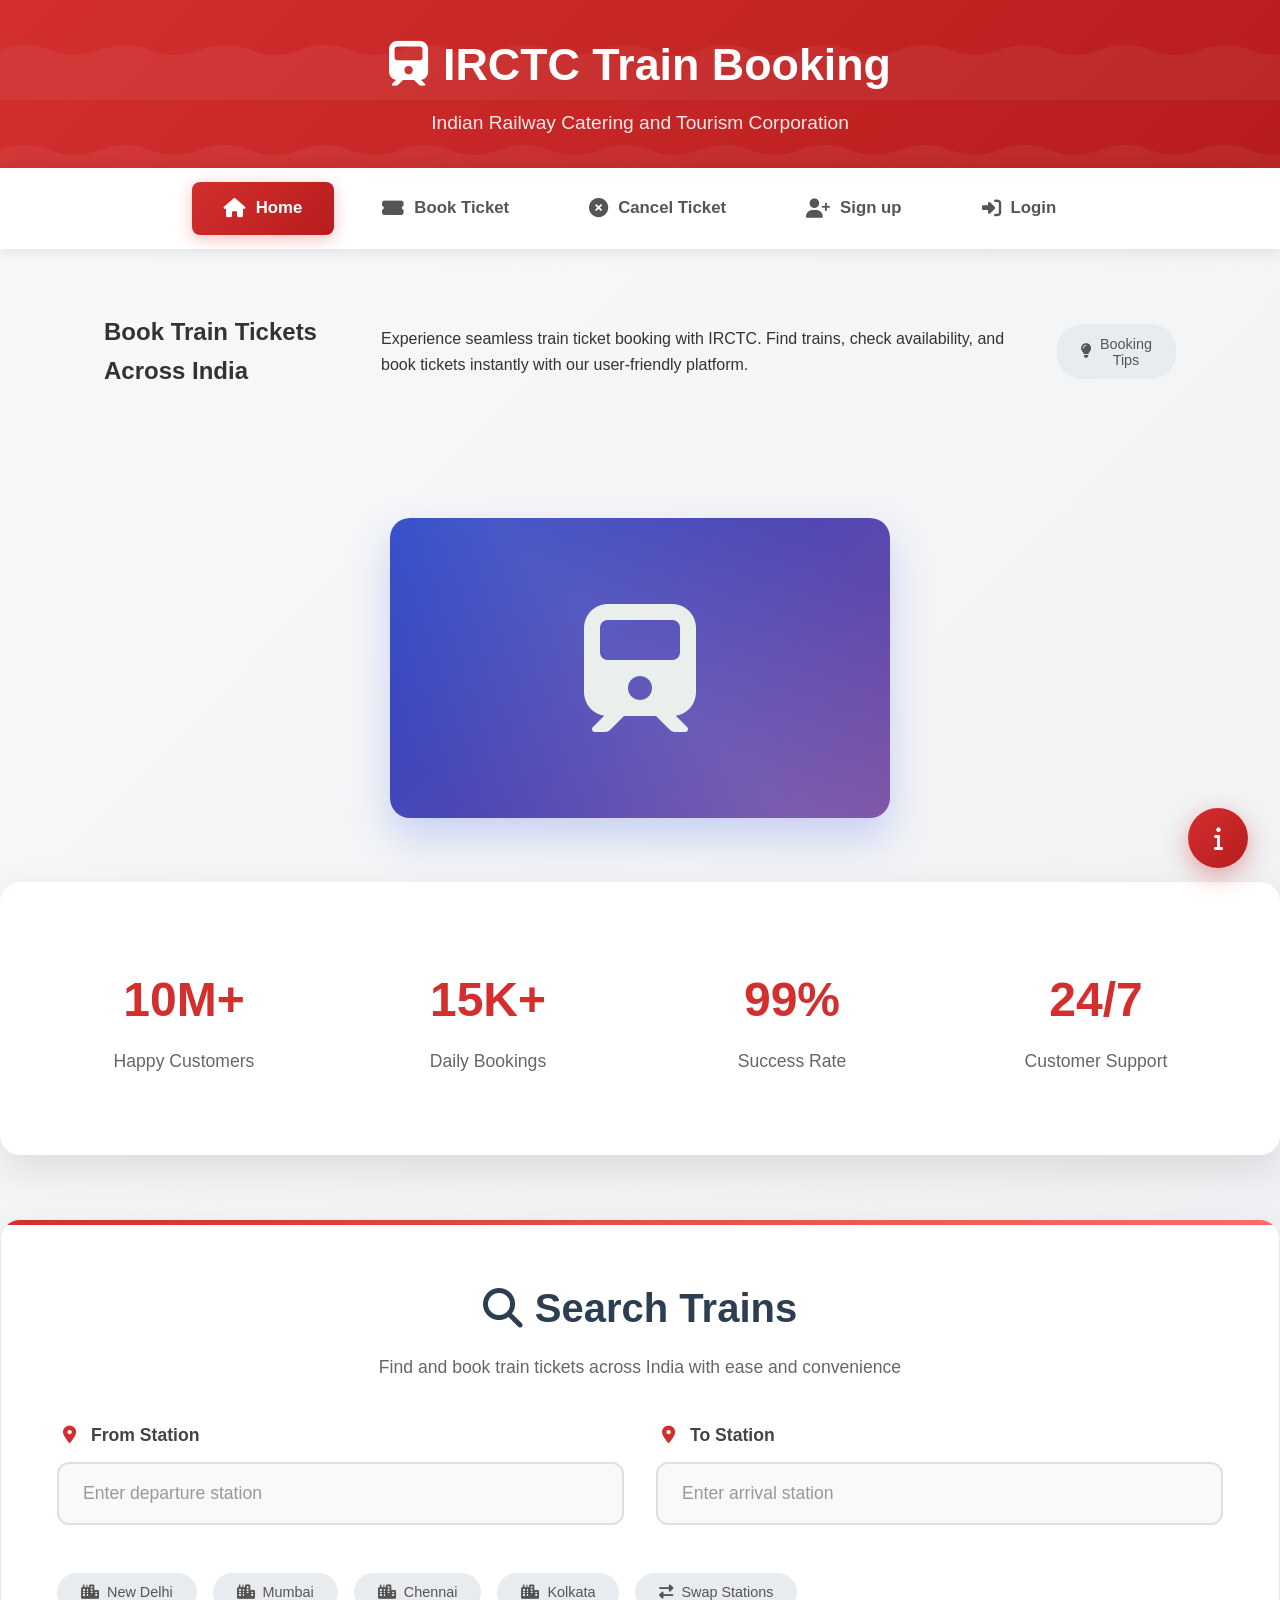
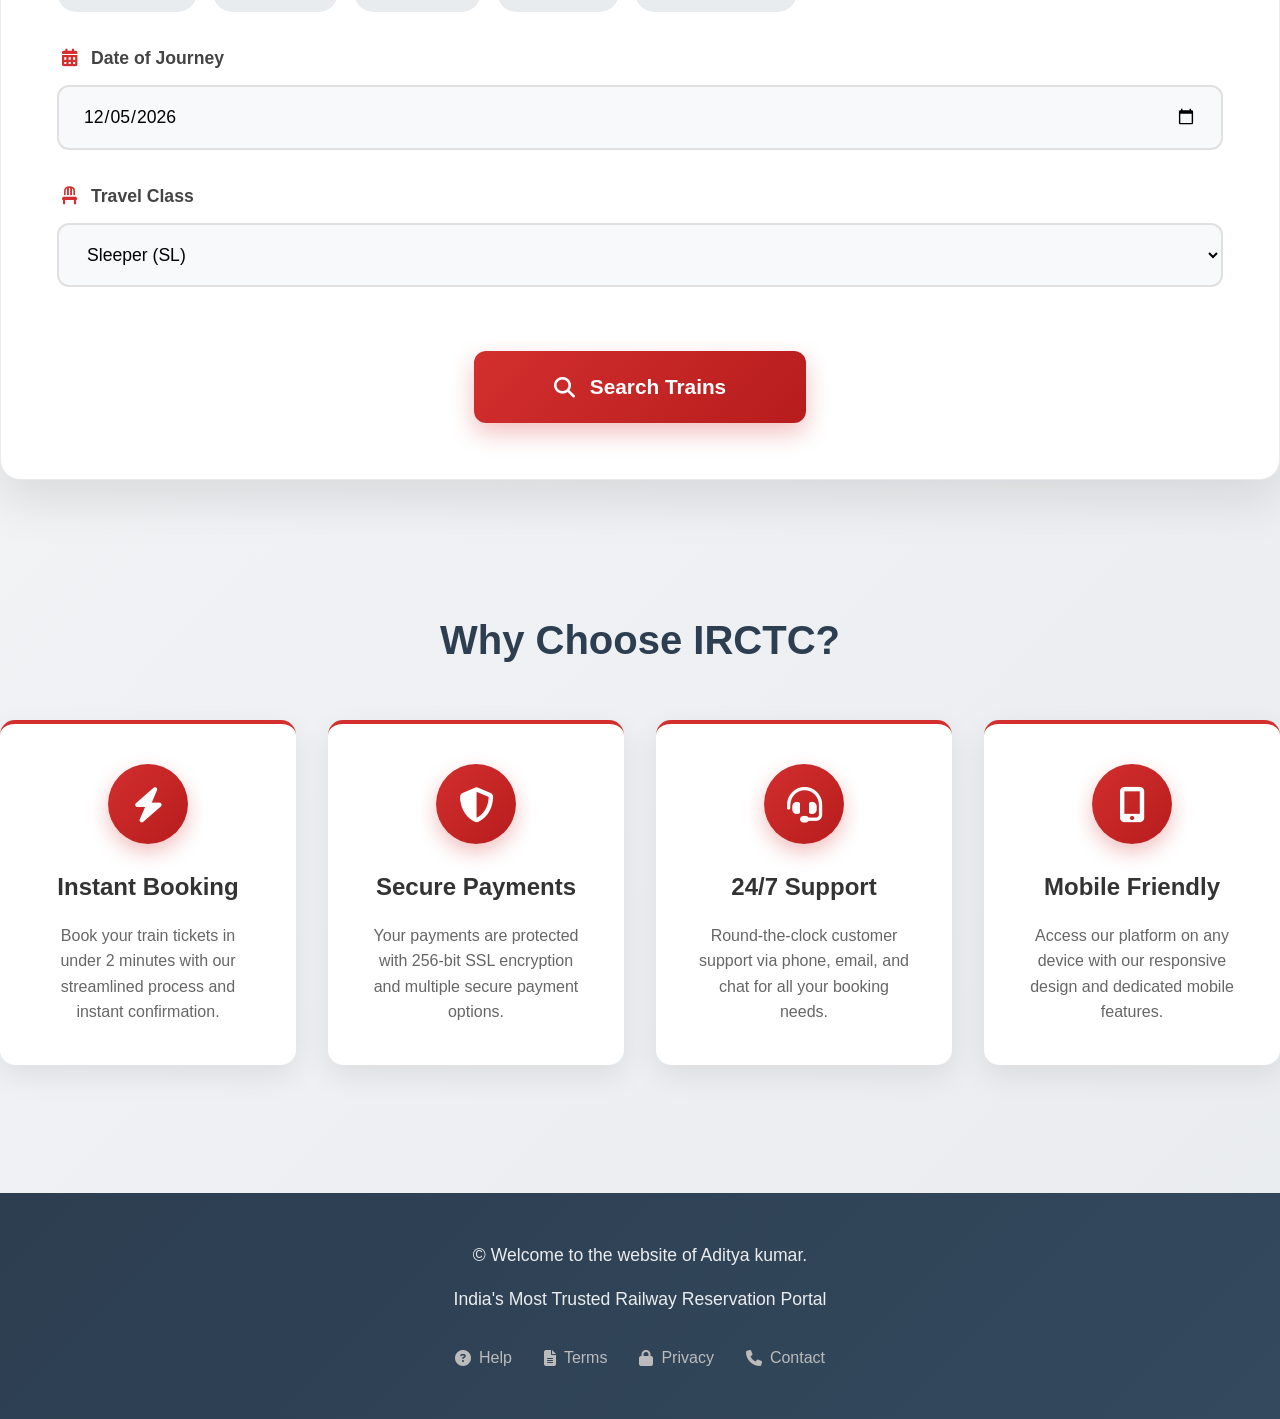
<file: BookingProject/Frontend/Index.html>
<!DOCTYPE html>
<html lang="en">
<head>
  <meta charset="UTF-8">
  <meta name="viewport" content="width=device-width, initial-scale=1">
  <title>IRCTC - Train Ticket Booking</title>
  <link rel="stylesheet" href="https://cdnjs.cloudflare.com/ajax/libs/font-awesome/6.4.0/css/all.min.css">
  <style>
    * {
      margin: 0;
      padding: 0;
      box-sizing: border-box;
      font-family: 'Segoe UI', Tahoma, Geneva, Verdana, sans-serif;
    }

    body {
      background: linear-gradient(135deg, #f8f9fa 0%, #e9ecef 100%);
      color: #333;
      line-height: 1.6;
      min-height: 100vh;
      display: flex;
      flex-direction: column;
    }

    /* Header */
    header {
      background: linear-gradient(135deg, #d32f2f 0%, #b71c1c 100%);
      color: white;
      padding: 1.8rem 0;
      text-align: center;
      box-shadow: 0 4px 12px rgba(0, 0, 0, 0.1);
      position: relative;
      overflow: hidden;
    }

    header::before {
      content: "";
      position: absolute;
      top: 0;
      left: 0;
      width: 100%;
      height: 100%;
      background-image: url('data:image/svg+xml;utf8,<svg xmlns="http://www.w3.org/2000/svg" width="100" height="100" viewBox="0 0 100 100"><path d="M0,50 Q25,40 50,50 T100,50 L100,100 L0,100 Z" fill="rgba(255,255,255,0.05)"/></svg>');
      background-size: 100px;
    }

    header h1 {
      font-size: 2.8rem;
      margin-bottom: 0.5rem;
      position: relative;
      display: flex;
      align-items: center;
      justify-content: center;
      gap: 15px;
    }

    header p {
      font-size: 1.2rem;
      opacity: 0.9;
      position: relative;
    }

    /* Navigation */
    nav {
      background-color: rgba(255, 255, 255, 0.95);
      backdrop-filter: blur(10px);
      display: flex;
      justify-content: center;
      align-items: center;
      padding: 0.9rem 0;
      box-shadow: 0 2px 15px rgba(0, 0, 0, 0.1);
      position: sticky;
      top: 0;
      z-index: 100;
    }

    nav a {
      color: #555;
      text-decoration: none;
      padding: 0.8rem 2rem;
      margin: 0 0.5rem;
      border-radius: 8px;
      transition: all 0.3s ease;
      font-weight: 600;
      display: flex;
      align-items: center;
      gap: 10px;
      font-size: 1.05rem;
      position: relative;
      overflow: hidden;
    }

    nav a::before {
      content: '';
      position: absolute;
      top: 0;
      left: -100%;
      width: 100%;
      height: 100%;
      background: linear-gradient(90deg, transparent, rgba(255, 255, 255, 0.2), transparent);
      transition: 0.5s;
    }

    nav a:hover::before {
      left: 100%;
    }

    nav a:hover {
      background-color: #f0f0f0;
      color: #d32f2f;
      transform: translateY(-2px);
    }

    nav a.active {
      background: linear-gradient(135deg, #d32f2f 0%, #b71c1c 100%);
      color: white;
      box-shadow: 0 4px 15px rgba(211, 47, 47, 0.3);
    }

    nav a.active:hover {
      transform: translateY(-2px);
      box-shadow: 0 6px 20px rgba(211, 47, 47, 0.4);
    }

    nav a i {
      font-size: 1.2rem;
    }

    /* Main Container */
    .container {
      max-width: 1200px;
      margin: 2rem auto;
      padding: 0 2rem;
      flex: 1;
    }

    /* Hero Section */
    .hero-section {
      display: flex;
      align-items: center;
      gap: 3rem;
      margin-bottom: 4rem;
      padding: 2rem;
    }

    .hero-content {
      flex: 1;
    }

    .hero-content h2 {
      font-size: 3rem;
      color: #2c3e50;
      margin-bottom: 1rem;
      line-height: 1.2;
    }

    .hero-content p {
      font-size: 1.2rem;
      color: #666;
      margin-bottom: 2rem;
    }

    .hero-image {
      flex: 1;
      display: flex;
      justify-content: center;
      align-items: center;
    }

    .train-illustration {
      width: 100%;
      max-width: 500px;
      height: 300px;
      background: linear-gradient(135deg, #2845c6 0%, #764ba2 100%);
      border-radius: 20px;
      display: flex;
      align-items: center;
      justify-content: center;
      color: rgb(232, 238, 233);
      font-size: 8rem;
      box-shadow: 0 20px 40px rgba(102, 126, 234, 0.3);
      position: relative;
      overflow: hidden;
    }

    .train-illustration::before {
      content: '';
      position: absolute;
      width: 200%;
      height: 200%;
      background: linear-gradient(45deg, transparent 30%, rgba(255,255,255,0.1) 50%, transparent 70%);
      animation: shimmer 3s infinite linear;
    }

    @keyframes shimmer {
      0% { transform: translateX(-50%) translateY(-50%) rotate(0deg); }
      100% { transform: translateX(-50%) translateY(-50%) rotate(360deg); }
    }

    /* Search Form Card */
    .form-card {
      background: white;
      border-radius: 20px;
      padding: 3.5rem;
      box-shadow: 0 20px 50px rgba(0, 0, 0, 0.1);
      border: 1px solid #eaeaea;
      position: relative;
      overflow: hidden;
      margin-bottom: 4rem;
    }

    .form-card::before {
      content: '';
      position: absolute;
      top: 0;
      left: 0;
      width: 100%;
      height: 5px;
      background: linear-gradient(90deg, #d32f2f, #ff6b6b, #d32f2f);
      background-size: 200% 100%;
      animation: gradientShift 3s ease infinite;
    }

    @keyframes gradientShift {
      0% { background-position: 0% 50%; }
      50% { background-position: 100% 50%; }
      100% { background-position: 0% 50%; }
    }

    .form-header {
      text-align: center;
      margin-bottom: 2.5rem;
    }

    .form-header h2 {
      font-size: 2.5rem;
      color: #2c3e50;
      margin-bottom: 0.8rem;
      display: flex;
      align-items: center;
      justify-content: center;
      gap: 12px;
    }

    .form-header p {
      color: #666;
      font-size: 1.1rem;
    }

    /* Form Styles */
    #searchForm {
      display: grid;
      grid-template-columns: repeat(2, 1fr);
      gap: 2rem;
    }

    .form-group {
      display: flex;
      flex-direction: column;
    }

    .form-group.full-width {
      grid-column: 1 / -1;
    }

    label {
      display: block;
      margin-bottom: 0.8rem;
      font-weight: 600;
      color: #444;
      font-size: 1.1rem;
      display: flex;
      align-items: center;
      gap: 10px;
    }

    label i {
      color: #d32f2f;
      width: 24px;
      text-align: center;
    }

    input, select {
      width: 100%;
      padding: 1.2rem 1.5rem;
      border: 2px solid #e0e0e0;
      border-radius: 12px;
      font-size: 1.1rem;
      transition: all 0.3s ease;
      background-color: #f8f9fa;
    }

    input:focus, select:focus {
      outline: none;
      border-color: #d32f2f;
      background-color: white;
      box-shadow: 0 0 0 4px rgba(211, 47, 47, 0.1);
      transform: translateY(-2px);
    }

    input::placeholder {
      color: #999;
    }

    /* Quick Station Buttons */
    .quick-stations {
      grid-column: 1 / -1;
      display: flex;
      flex-wrap: wrap;
      gap: 1rem;
      margin-top: 1rem;
    }

    .station-btn {
      padding: 0.7rem 1.5rem;
      background: #e9ecef;
      border: none;
      border-radius: 25px;
      font-size: 0.9rem;
      cursor: pointer;
      transition: all 0.3s ease;
      color: #555;
      display: flex;
      align-items: center;
      gap: 8px;
    }

    .station-btn:hover {
      background: #d32f2f;
      color: white;
      transform: translateY(-2px);
      box-shadow: 0 4px 12px rgba(211, 47, 47, 0.2);
    }

    /* Submit Button */
    .submit-container {
      grid-column: 1 / -1;
      display: flex;
      justify-content: center;
      margin-top: 2rem;
    }

    button[type="submit"] {
      background: linear-gradient(135deg, #d32f2f 0%, #b71c1c 100%);
      color: white;
      border: none;
      padding: 1.5rem 5rem;
      border-radius: 12px;
      font-size: 1.3rem;
      font-weight: 600;
      cursor: pointer;
      transition: all 0.3s ease;
      display: flex;
      align-items: center;
      justify-content: center;
      gap: 15px;
      box-shadow: 0 10px 25px rgba(211, 47, 47, 0.3);
      position: relative;
      overflow: hidden;
    }

    button[type="submit"]::before {
      content: '';
      position: absolute;
      top: 0;
      left: -100%;
      width: 100%;
      height: 100%;
      background: linear-gradient(90deg, transparent, rgba(255, 255, 255, 0.3), transparent);
      transition: 0.5s;
    }

    button[type="submit"]:hover::before {
      left: 100%;
    }

    button[type="submit"]:hover {
      transform: translateY(-5px);
      box-shadow: 0 15px 30px rgba(211, 47, 47, 0.4);
    }

    button[type="submit"]:active {
      transform: translateY(-2px);
    }

    /* Features Section */
    .features-section {
      margin: 4rem 0;
    }

    .features-section h2 {
      text-align: center;
      font-size: 2.5rem;
      color: #2c3e50;
      margin-bottom: 3rem;
    }

    .features-grid {
      display: grid;
      grid-template-columns: repeat(auto-fit, minmax(280px, 1fr));
      gap: 2rem;
    }

    .feature-card {
      background: white;
      border-radius: 15px;
      padding: 2.5rem;
      text-align: center;
      box-shadow: 0 10px 30px rgba(0, 0, 0, 0.08);
      transition: all 0.3s ease;
      border-top: 4px solid #d32f2f;
      position: relative;
      overflow: hidden;
    }

    .feature-card::before {
      content: '';
      position: absolute;
      top: -10px;
      left: -10px;
      right: -10px;
      bottom: -10px;
      background: linear-gradient(45deg, #ff6b6b, #d32f2f, #ff6b6b);
      background-size: 400% 400%;
      z-index: -1;
      animation: gradientShift 3s ease infinite;
      opacity: 0;
      transition: opacity 0.3s ease;
      border-radius: 20px;
    }

    .feature-card:hover::before {
      opacity: 1;
    }

    .feature-card:hover {
      transform: translateY(-10px);
      box-shadow: 0 20px 40px rgba(0, 0, 0, 0.15);
    }

    .feature-icon {
      width: 80px;
      height: 80px;
      background: linear-gradient(135deg, #d32f2f 0%, #b71c1c 100%);
      border-radius: 50%;
      display: flex;
      align-items: center;
      justify-content: center;
      margin: 0 auto 1.5rem;
      color: white;
      font-size: 2.2rem;
      box-shadow: 0 8px 20px rgba(211, 47, 47, 0.3);
    }

    .feature-card h3 {
      color: #333;
      margin-bottom: 1rem;
      font-size: 1.5rem;
    }

    .feature-card p {
      color: #666;
      font-size: 1rem;
      line-height: 1.6;
    }

    /* Popup Modal */
    .modal {
      display: none;
      position: fixed;
      top: 0;
      left: 0;
      width: 100%;
      height: 100%;
      background-color: rgba(0, 0, 0, 0.7);
      z-index: 1000;
      align-items: center;
      justify-content: center;
      padding: 1rem;
    }

    .modal-content {
      background: white;
      border-radius: 20px;
      padding: 3rem;
      max-width: 500px;
      width: 100%;
      box-shadow: 0 25px 50px rgba(0, 0, 0, 0.3);
      position: relative;
      animation: modalSlideIn 0.5s ease;
    }

    @keyframes modalSlideIn {
      from {
        opacity: 0;
        transform: translateY(-50px);
      }
      to {
        opacity: 1;
        transform: translateY(0);
      }
    }

    .close-modal {
      position: absolute;
      top: 1.5rem;
      right: 1.5rem;
      background: none;
      border: none;
      font-size: 1.5rem;
      color: #666;
      cursor: pointer;
      transition: color 0.3s ease;
    }

    .close-modal:hover {
      color: #d32f2f;
    }

    .modal-header {
      text-align: center;
      margin-bottom: 2rem;
    }

    .modal-header h3 {
      font-size: 2rem;
      color: #2c3e50;
      margin-bottom: 1rem;
    }

    .modal-body {
      color: #666;
      line-height: 1.8;
      margin-bottom: 2rem;
    }

    .modal-features {
      display: flex;
      flex-direction: column;
      gap: 1rem;
      margin: 2rem 0;
    }

    .modal-feature {
      display: flex;
      align-items: center;
      gap: 1rem;
      padding: 1rem;
      background: #f8f9fa;
      border-radius: 10px;
    }

    .modal-feature i {
      color: #d32f2f;
      font-size: 1.2rem;
    }

    /* Success message */
    .success-message {
      display: none;
      background: linear-gradient(135deg, #d4edda 0%, #c3e6cb 100%);
      color: #155724;
      padding: 1.5rem;
      border-radius: 12px;
      margin-top: 2rem;
      text-align: center;
      border: 2px solid #b1dfbb;
      box-shadow: 0 5px 15px rgba(33, 136, 56, 0.1);
    }

    /* Footer */
    footer {
      background: linear-gradient(135deg, #2c3e50 0%, #34495e 100%);
      color: white;
      text-align: center;
      padding: 3rem 0;
      margin-top: 4rem;
    }

    .footer-content {
      max-width: 1200px;
      margin: 0 auto;
      padding: 0 2rem;
    }

    footer p {
      opacity: 0.9;
      margin-bottom: 1rem;
      font-size: 1.1rem;
    }

    .footer-links {
      display: flex;
      justify-content: center;
      gap: 2rem;
      margin-top: 2rem;
      flex-wrap: wrap;
    }

    .footer-links a {
      color: #bbb;
      text-decoration: none;
      transition: color 0.3s ease;
      display: flex;
      align-items: center;
      gap: 8px;
    }

    .footer-links a:hover {
      color: white;
    }

    /* Responsive */
    @media (max-width: 768px) {
      .hero-section {
        flex-direction: column;
        text-align: center;
      }

      .hero-content h2 {
        font-size: 2.2rem;
      }

      nav {
        flex-wrap: wrap;
        padding: 0.6rem;
      }

      nav a {
        padding: 0.7rem;
        margin: 0.2rem;
        font-size: 0.9rem;
        flex: 1;
        justify-content: center;
        min-width: 120px;
      }

      .container {
        padding: 0 1.5rem;
        margin: 2rem auto;
      }

      .form-card {
        padding: 2rem;
      }

      #searchForm {
        grid-template-columns: 1fr;
        gap: 1.5rem;
      }

      header h1 {
        font-size: 2rem;
      }

      .form-header h2 {
        font-size: 1.8rem;
      }

      button[type="submit"] {
        padding: 1.2rem 3rem;
        font-size: 1.1rem;
      }

      .features-grid {
        grid-template-columns: 1fr;
      }

      .modal-content {
        padding: 2rem;
        margin: 1rem;
      }
    }

    /* Info Button */
    .info-btn {
      position: fixed;
      bottom: 2rem;
      right: 2rem;
      width: 60px;
      height: 60px;
      background: linear-gradient(135deg, #d32f2f 0%, #b71c1c 100%);
      border-radius: 50%;
      display: flex;
      align-items: center;
      justify-content: center;
      color: white;
      font-size: 1.5rem;
      cursor: pointer;
      box-shadow: 0 8px 25px rgba(211, 47, 47, 0.4);
      transition: all 0.3s ease;
      z-index: 100;
    }

    .info-btn:hover {
      transform: scale(1.1) rotate(10deg);
      box-shadow: 0 12px 30px rgba(211, 47, 47, 0.5);
    }

    /* Statistics Section */
    .stats-section {
      background: white;
      border-radius: 20px;
      padding: 3rem;
      margin: 4rem 0;
      box-shadow: 0 15px 40px rgba(0, 0, 0, 0.1);
    }

    .stats-grid {
      display: grid;
      grid-template-columns: repeat(auto-fit, minmax(200px, 1fr));
      gap: 2rem;
      text-align: center;
    }

    .stat-item {
      padding: 2rem;
    }

    .stat-number {
      font-size: 3rem;
      font-weight: bold;
      color: #d32f2f;
      margin-bottom: 0.5rem;
    }

    .stat-label {
      font-size: 1.1rem;
      color: #666;
    }
        /* user dropdown styles */
    .user-dropdown { position: relative; display: inline-block; margin-left: 1rem; }
    .dropdown-toggle { cursor: pointer; color: #555; display: flex; align-items: center; gap: 5px; font-weight: 600; }
    .user-dropdown .dropdown-content { display: none; position: absolute; right: 0; background-color: white; min-width: 200px; box-shadow: 0 4px 12px rgba(0,0,0,0.1); border-radius: 8px; padding: 15px; z-index: 1000; text-align: left; }
    .user-dropdown:hover .dropdown-content { display: block; }
    .user-dropdown .dropdown-content p { margin: 0 0 8px 0; color: #333; font-size: 0.9rem; }
    .user-dropdown .dropdown-content a { display: block; color: #555; text-decoration: none; padding: 6px 0; font-size: 0.9rem; }
    .user-dropdown .dropdown-content a:hover { background: #f0f0f0; color: #d32f2f; }
    /* profile card section */
    #profileSection {
      display: none;
      margin-bottom: 2rem;
      margin-top: 2rem;
    }
    .profile-card {
      background: white;
      border-radius: 15px;
      padding: 2rem;
      box-shadow: 0 10px 30px rgba(0, 0, 0, 0.1);
      border-top: 5px solid #d32f2f;
    }
    .profile-card h3 {
      color: #2c3e50;
      margin-bottom: 1.5rem;
      font-size: 1.8rem;
      display: flex;
      align-items: center;
      gap: 12px;
    }
    .profile-info-grid {
      display: grid;
      grid-template-columns: repeat(auto-fit, minmax(250px, 1fr));
      gap: 1.5rem;
      margin-bottom: 2rem;
    }
    .info-item {
      background: #f8f9fa;
      padding: 1rem;
      border-radius: 10px;
      border-left: 4px solid #d32f2f;
    }
    .info-item label {
      font-weight: 600;
      color: #555;
      display: flex;
      align-items: center;
      gap: 8px;
      margin-bottom: 0.5rem;
    }
    .info-item .value {
      font-size: 1.1rem;
      color: #333;
      font-weight: 500;
    }
    .profile-actions {
      display: flex;
      gap: 1rem;
      justify-content: flex-start;
    }
    .profile-btn {
      padding: 0.8rem 1.5rem;
      border: none;
      border-radius: 8px;
      font-weight: 600;
      cursor: pointer;
      transition: all 0.3s ease;
      display: flex;
      align-items: center;
      gap: 8px;
      font-size: 1rem;
    }
    .profile-btn-primary {
      background: linear-gradient(135deg, #d32f2f 0%, #b71c1c 100%);
      color: white;
    }
    .profile-btn-primary:hover {
      transform: translateY(-2px);
      box-shadow: 0 6px 15px rgba(211, 47, 47, 0.3);
    }
    .profile-btn-secondary {
      background: #f0f0f0;
      color: #555;
    }
    .profile-btn-secondary:hover {
      background: #e0e0e0;
      transform: translateY(-2px);
    }
  </style>
</head>
<body> 
  <header>
    <h1><i class="fas fa-train"></i> IRCTC Train Booking</h1>
    <p>Indian Railway Catering and Tourism Corporation</p>
  </header>
  
  <nav>
    <a href="Index.html" class="active"><i class="fas fa-home"></i> Home</a>
    <a href="book ticket.html"><i class="fas fa-ticket-alt"></i> Book Ticket</a>
    <a href="cancel_ticket.php"><i class="fas fa-times-circle"></i> Cancel Ticket</a>
    <a href="Singup.html" target="_blank" id="signupLink"><i class="fas fa-user-plus"></i> Sign up</a>
    <a href="login.html" id="loginButton"><i class="fas fa-sign-in-alt"></i> Login</a>
    <span id="userNav"></span>
  </nav>

  <script>
    fetch('get_user.php')
      .then(res => res.json())
      .then(user => {
        if (user) {
          document.getElementById('signupLink').style.display = 'none';
          document.getElementById('loginButton').style.display = 'none';
          const container = document.getElementById('userNav');
          container.innerHTML = `<div class="user-dropdown">
              <span class="dropdown-toggle"><i class="fas fa-user-circle"></i> ${user.name}</span>
              <div class="dropdown-content">
                  <p><strong>${user.name}</strong></p>
                  <p>${user.email}</p>
                  <a href="profile.php"><i class="fas fa-user"></i> View Profile</a>
                  <a href="logout.php"><i class="fas fa-sign-out-alt"></i> Logout</a>
              </div>
          </div>`;
          /* display profile section */
          document.getElementById('profileSection').style.display = 'block';
          document.getElementById('profileName').textContent = user.name;
          document.getElementById('profileEmail').textContent = user.email;
          /* fetch booking count */
          fetch('../Backend/get_bookings.php')
            .then(res => res.json())
            .then(bookings => {
              document.getElementById('profileBookings').textContent = bookings.length + ' booking' + (bookings.length !== 1 ? 's' : '');
            })
            .catch(() => {
              document.getElementById('profileBookings').textContent = '0 bookings';
            });
        } else {
          document.getElementById('statsTitle').style.display = 'block';
        }
      });
  </script>

  <!-- Main Container -->
  <div class="container">
    <!-- Hero Section -->
    <section class="hero-section">
        <h2>Book Train Tickets Across India</h2>
        <p>Experience seamless train ticket booking with IRCTC. Find trains, check availability, and book tickets instantly with our user-friendly platform.</p>
        <button class="station-btn" onclick="showBookingTips()">
          <i class="fas fa-lightbulb"></i> Booking Tips
        </button>
      </div>
      <div class="hero-image">
        <div class="train-illustration">
          <i class="fas fa-train"></i>
        </div>
      </div>
    </section>

    <!-- Profile Section (Visible after login) -->
    <section id="profileSection" class="profile-card">
      <h3><i class="fas fa-user-circle"></i> Welcome Back!</h3>
      <div class="profile-info-grid">
        <div class="info-item">
          <label><i class="fas fa-user"></i> Full Name</label>
          <div class="value" id="profileName">-</div>
        </div>
        <div class="info-item">
          <label><i class="fas fa-envelope"></i> Email</label>
          <div class="value" id="profileEmail">-</div>
        </div>
        <div class="info-item">
          <label><i class="fas fa-ticket-alt"></i> Active Bookings</label>
          <div class="value" id="profileBookings">-</div>
        </div>
      </div>
      <div class="profile-actions">
        <a href="book ticket.html" class="profile-btn profile-btn-primary">
          <i class="fas fa-plus-circle"></i> Book New Ticket
        </a>
        <a href="profile.php" class="profile-btn profile-btn-secondary">
          <i class="fas fa-user"></i> View Full Profile
        </a>
      </div>
    </section>

    <!-- Statistics Section -->
    <section class="stats-section">
      <h2 style="text-align: center; margin-bottom: 3rem; color: #2c3e50; display: none;" id="statsTitle">Our Journey So Far</h2>
      <div class="stats-grid">
        <div class="stat-item">
          <div class="stat-number">10M+</div>
          <div class="stat-label">Happy Customers</div>
        </div>
        <div class="stat-item">
          <div class="stat-number">15K+</div>
          <div class="stat-label">Daily Bookings</div>
        </div>
        <div class="stat-item">
          <div class="stat-number">99%</div>
          <div class="stat-label">Success Rate</div>
        </div>
        <div class="stat-item">
          <div class="stat-number">24/7</div>
          <div class="stat-label">Customer Support</div>
        </div>
      </div>
    </section>

    <!-- Search Form Card -->
    <div class="form-card">
      <div class="form-header">
        <h2><i class="fas fa-search"></i> Search Trains</h2>
        <p>Find and book train tickets across India with ease and convenience</p>
      </div>

      <form id="searchForm">
        <!-- From Station -->
        <div class="form-group">
          <label for="from"><i class="fas fa-map-marker-alt"></i> From Station</label>
          <input type="text" id="from" name="from" placeholder="Enter departure station" required>
        </div>

        <!-- To Station -->
        <div class="form-group">
          <label for="to"><i class="fas fa-map-marker-alt"></i> To Station</label>
          <input type="text" id="to" name="to" placeholder="Enter arrival station" required>
        </div>

        <!-- Quick Station Buttons -->
        <div class="quick-stations">
          <button type="button" class="station-btn" onclick="setStation('New Delhi', 'from')">
            <i class="fas fa-city"></i> New Delhi
          </button>
          <button type="button" class="station-btn" onclick="setStation('Mumbai Central', 'to')">
            <i class="fas fa-city"></i> Mumbai
          </button>
          <button type="button" class="station-btn" onclick="setStation('Chennai Central', 'from')">
            <i class="fas fa-city"></i> Chennai
          </button>
          <button type="button" class="station-btn" onclick="setStation('Kolkata Howrah', 'to')">
            <i class="fas fa-city"></i> Kolkata
          </button>
          <button type="button" class="station-btn" onclick="swapStations()">
            <i class="fas fa-exchange-alt"></i> Swap Stations
          </button>
        </div>

        <!-- Date of Journey -->
        <div class="form-group full-width">
          <label for="date"><i class="fas fa-calendar-alt"></i> Date of Journey</label>
          <input type="date" id="date" name="date" required>
        </div>

        <!-- Travel Class -->
        <div class="form-group full-width">
          <label for="class"><i class="fas fa-chair"></i> Travel Class</label>
          <select id="class" name="class">
            <option value="1A">AC First Class (1A)</option>
            <option value="2A">AC 2 Tier (2A)</option>
            <option value="3A">AC 3 Tier (3A)</option>
            <option value="SL" selected>Sleeper (SL)</option>
            <option value="CC">AC Chair Car (CC)</option>
            <option value="EC">Executive Chair Car (EC)</option>
          </select>
        </div>

        <!-- Submit Button -->
        <div class="submit-container">
          <button type="submit">
            <i class="fas fa-search"></i> Search Trains
          </button>
        </div>
      </form>

      <!-- Success Message -->
      <div class="success-message" id="successMessage">
        <i class="fas fa-check-circle"></i> Search successful! Redirecting to available trains...
      </div>
    </div>

    <!-- Features Section -->
    <section class="features-section">
      <h2>Why Choose IRCTC?</h2>
      <div class="features-grid">
        <div class="feature-card">
          <div class="feature-icon">
            <i class="fas fa-bolt"></i>
          </div>
          <h3>Instant Booking</h3>
          <p>Book your train tickets in under 2 minutes with our streamlined process and instant confirmation.</p>
        </div>

        <div class="feature-card">
          <div class="feature-icon">
            <i class="fas fa-shield-alt"></i>
          </div>
          <h3>Secure Payments</h3>
          <p>Your payments are protected with 256-bit SSL encryption and multiple secure payment options.</p>
        </div>

        <div class="feature-card">
          <div class="feature-icon">
            <i class="fas fa-headset"></i>
          </div>
          <h3>24/7 Support</h3>
          <p>Round-the-clock customer support via phone, email, and chat for all your booking needs.</p>
        </div>

        <div class="feature-card">
          <div class="feature-icon">
            <i class="fas fa-mobile-alt"></i>
          </div>
          <h3>Mobile Friendly</h3>
          <p>Access our platform on any device with our responsive design and dedicated mobile features.</p>
        </div>
      </div>
    </section>
  </div>

  <!-- Popup Modal for Booking Tips -->
  <div id="bookingTipsModal" class="modal">
    <div class="modal-content">
      <button class="close-modal" onclick="closeModal()">&times;</button>
      <div class="modal-header">
        <h3><i class="fas fa-lightbulb"></i> Booking Tips</h3>
        <p>Make your train booking experience better</p>
      </div>
      <div class="modal-body">
        <div class="modal-features">
          <div class="modal-feature">
            <i class="fas fa-check-circle"></i>
            <div>
              <strong>Book Early:</strong> Tickets are available 120 days in advance. Book early for best availability.
            </div>
          </div>
          <div class="modal-feature">
            <i class="fas fa-check-circle"></i>
            <div>
              <strong>Check Tatkal:</strong> For last-minute bookings, use Tatkal quota which opens one day before journey.
            </div>
          </div>
          <div class="modal-feature">
            <i class="fas fa-check-circle"></i>
            <div>
              <strong>Verify Details:</strong> Always double-check passenger details before confirming booking.
            </div>
          </div>
          <div class="modal-feature">
            <i class="fas fa-check-circle"></i>
            <div>
              <strong>Download E-Ticket:</strong> Save your e-ticket and carry valid ID proof during journey.
            </div>
          </div>
        </div>
        <p style="text-align: center; margin-top: 2rem;">
          <button onclick="closeModal()" style="background: #d32f2f; color: white; border: none; padding: 1rem 2rem; border-radius: 8px; cursor: pointer;">
            Got It!
          </button>
        </p>
      </div>
    </div>
  </div>

  <!-- Info Button -->
  <div class="info-btn" onclick="showBookingTips()">
    <i class="fas fa-info"></i>
  </div>

  <footer>
    <div class="footer-content">
      <p>&copy; Welcome to the website of Aditya kumar.</p>
      <p>India's Most Trusted Railway Reservation Portal</p>
      <div class="footer-links">
        <a href="#"><i class="fas fa-question-circle"></i> Help</a>
        <a href="#"><i class="fas fa-file-alt"></i> Terms</a>
        <a href="#"><i class="fas fa-lock"></i> Privacy</a>
        <a href="#"><i class="fas fa-phone"></i> Contact</a>
      </div>
    </div>
  </footer>

  <script>
    // Set minimum date to today
    const today = new Date().toISOString().split('T')[0];
    document.getElementById('date').setAttribute('min', today);
    
    // Set default date to tomorrow
    const tomorrow = new Date();
    tomorrow.setDate(tomorrow.getDate() + 1);
    const tomorrowFormatted = tomorrow.toISOString().split('T')[0];
    document.getElementById('date').value = tomorrowFormatted;

    // Original form submission logic (unchanged)
    document.getElementById('searchForm').addEventListener('submit', function(event) {
      event.preventDefault();
      
      // Show success message
      const successMessage = document.getElementById('successMessage');
      successMessage.style.display = 'block';
      
      // Get form values
      const from = document.getElementById('from').value;
      const to = document.getElementById('to').value;
      const date = document.getElementById('date').value;
      const cls = document.getElementById('class').value;
      
      // Store in localStorage
      localStorage.setItem('searchData', JSON.stringify({from, to, date, class: cls}));
      
      // Small delay for better UX
      setTimeout(() => {
        // Redirect to book ticket page
        window.location.href = 'book ticket.html';
      }, 1500);
    });

    // New Functions for Enhanced Features

    // Modal functions
    function showBookingTips() {
      document.getElementById('bookingTipsModal').style.display = 'flex';
    }

    function closeModal() {
      document.getElementById('bookingTipsModal').style.display = 'none';
    }

    // Close modal when clicking outside
    window.onclick = function(event) {
      const modal = document.getElementById('bookingTipsModal');
      if (event.target === modal) {
        closeModal();
      }
    }

    // Station functions
    function setStation(stationName, field) {
      document.getElementById(field).value = stationName;
      // Add visual feedback
      const input = document.getElementById(field);
      input.style.backgroundColor = '#e8f5e9';
      input.style.borderColor = '#4caf50';
      setTimeout(() => {
        input.style.backgroundColor = '#f8f9fa';
        input.style.borderColor = '#e0e0e0';
      }, 1000);
    }

    function swapStations() {
      const fromValue = document.getElementById('from').value;
      const toValue = document.getElementById('to').value;
      
      document.getElementById('from').value = toValue;
      document.getElementById('to').value = fromValue;
      
      // Add animation effect
      const fromInput = document.getElementById('from');
      const toInput = document.getElementById('to');
      
      fromInput.style.transform = 'translateX(-10px)';
      toInput.style.transform = 'translateX(10px)';
      
      setTimeout(() => {
        fromInput.style.transform = 'translateX(0)';
        toInput.style.transform = 'translateX(0)';
      }, 300);
    }

    // Add placeholder examples on focus
    const stationExamples = [
      "New Delhi", "Mumbai Central", "Chennai Central", "Kolkata Howrah",
      "Bangalore City", "Hyderabad Decan", "Ahmedabad Junction"
    ];

    document.getElementById('from').addEventListener('focus', function() {
      if (!this.value) {
        this.placeholder = "e.g., " + stationExamples[Math.floor(Math.random() * stationExamples.length)];
      }
    });

    document.getElementById('to').addEventListener('focus', function() {
      if (!this.value) {
        this.placeholder = "e.g., " + stationExamples[Math.floor(Math.random() * stationExamples.length)];
      }
    });

    // Reset placeholder on blur
    document.getElementById('from').addEventListener('blur', function() {
      if (!this.value) {
        this.placeholder = "Enter departure station";
      }
    });

    document.getElementById('to').addEventListener('blur', function() {
      if (!this.value) {
        this.placeholder = "Enter arrival station";
      }
    });

    // Add animation to feature cards on scroll
    const observer = new IntersectionObserver((entries) => {
      entries.forEach(entry => {
        if (entry.isIntersecting) {
          entry.target.style.opacity = '1';
          entry.target.style.transform = 'translateY(0)';
        }
      });
    }, { threshold: 0.1 });

    // Observe all feature cards
    document.querySelectorAll('.feature-card').forEach(card => {
      card.style.opacity = '0';
      card.style.transform = 'translateY(20px)';
      card.style.transition = 'all 0.6s ease';
      observer.observe(card);
    });

    // Auto-show tips modal on page load (after 3 seconds)
    setTimeout(() => {
      if (!localStorage.getItem('tipsShown')) {
        showBookingTips();
        localStorage.setItem('tipsShown', 'true');
      }
    }, 3000);
  </script>
</body>
</html>
</file>
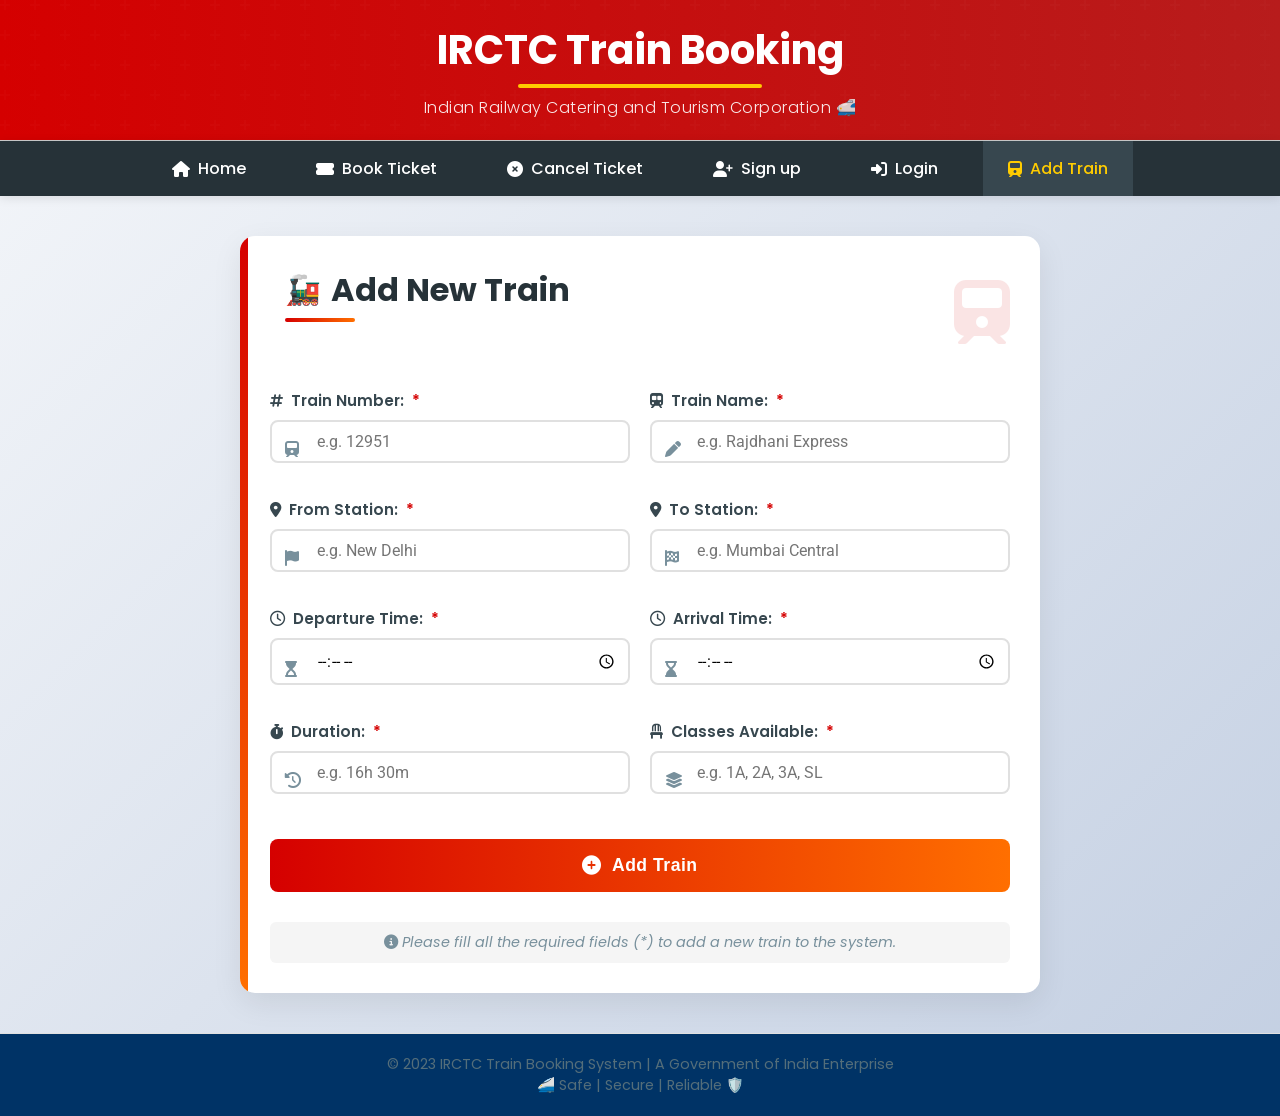
<file: BookingProject/Frontend/add_train.html>
<!DOCTYPE html>
<html lang="en">
<head>
    <meta charset="UTF-8">
    <meta name="viewport" content="width=device-width, initial-scale=1.0">
    <title>Add Train | IRCTC</title>
    <link rel="stylesheet" href="https://cdnjs.cloudflare.com/ajax/libs/font-awesome/6.4.0/css/all.min.css">
    <link href="https://fonts.googleapis.com/css2?family=Poppins:wght@300;400;500;600;700&family=Roboto:wght@400;500;700&display=swap" rel="stylesheet">
    <link rel="stylesheet" href="style.css">
    <style>
        * {
            margin: 0;
            padding: 0;
            box-sizing: border-box;
        }

        body {
            font-family: 'Poppins', sans-serif;
            background: linear-gradient(135deg, #f5f7fa 0%, #c3cfe2 100%);
            min-height: 100vh;
            color: #333;
        }

        header {
            background: linear-gradient(to right, #d50000, #b71c1c);
            color: white;
            padding: 20px 0;
            text-align: center;
            box-shadow: 0 4px 12px rgba(0, 0, 0, 0.1);
            position: relative;
            overflow: hidden;
        }

        header::before {
            content: "";
            position: absolute;
            top: 0;
            left: 0;
            width: 100%;
            height: 100%;
            background: url("data:image/svg+xml,%3Csvg width='60' height='60' viewBox='0 0 60 60' xmlns='http://www.w3.org/2000/svg'%3E%3Cg fill='none' fill-rule='evenodd'%3E%3Cg fill='%23ffffff' fill-opacity='0.05'%3E%3Cpath d='M36 34v-4h-2v4h-4v2h4v4h2v-4h4v-2h-4zm0-30V0h-2v4h-4v2h4v4h2V6h4V4h-4zM6 34v-4H4v4H0v2h4v4h2v-4h4v-2H6zM6 4V0H4v4H0v2h4v4h2V6h4V4H6z'/%3E%3C/g%3E%3C/g%3E%3C/svg%3E");
            opacity: 0.3;
        }

        h1 {
            font-size: 2.5rem;
            font-weight: 700;
            margin-bottom: 5px;
            position: relative;
            display: inline-block;
        }

        h1::after {
            content: '';
            position: absolute;
            width: 60%;
            height: 4px;
            background-color: #ffcc00;
            bottom: -8px;
            left: 20%;
            border-radius: 2px;
        }

        header p {
            font-size: 1rem;
            opacity: 0.9;
            margin-top: 10px;
            font-weight: 300;
            letter-spacing: 0.5px;
        }

        nav {
            background-color: #263238;
            display: flex;
            justify-content: center;
            padding: 0;
            box-shadow: 0 2px 10px rgba(0, 0, 0, 0.1);
            position: sticky;
            top: 0;
            z-index: 100;
        }

        nav a {
            color: white;
            text-decoration: none;
            padding: 15px 25px;
            transition: all 0.3s ease;
            font-weight: 500;
            position: relative;
            display: flex;
            align-items: center;
            gap: 8px;
        }

        nav a:hover {
            background-color: #37474f;
            color: #ffcc00;
        }

        nav a:active {
            transform: translateY(1px);
        }

        nav a::after {
            content: '';
            position: absolute;
            bottom: 0;
            left: 50%;
            width: 0;
            height: 3px;
            background-color: #ffcc00;
            transition: all 0.3s ease;
            transform: translateX(-50%);
        }

        nav a:hover::after {
            width: 80%;
        }

        .container {
            max-width: 800px;
            margin: 40px auto;
            padding: 30px;
            background-color: white;
            border-radius: 15px;
            box-shadow: 0 10px 30px rgba(0, 0, 0, 0.08);
            animation: fadeIn 0.8s ease-out;
            position: relative;
            overflow: hidden;
        }

        .container::before {
            content: '';
            position: absolute;
            top: 0;
            left: 0;
            width: 8px;
            height: 100%;
            background: linear-gradient(to bottom, #d50000, #ff6f00);
        }

        @keyframes fadeIn {
            from { opacity: 0; transform: translateY(20px); }
            to { opacity: 1; transform: translateY(0); }
        }

        h2 {
            color: #263238;
            margin-bottom: 25px;
            font-size: 2rem;
            position: relative;
            padding-left: 15px;
            display: flex;
            align-items: center;
            gap: 10px;
        }

        h2::before {
            content: '🚂';
            font-size: 1.8rem;
        }

        h2::after {
            content: '';
            position: absolute;
            left: 15px;
            bottom: -8px;
            width: 70px;
            height: 4px;
            background: linear-gradient(to right, #d50000, #ff6f00);
            border-radius: 2px;
        }

        #messages {
            text-align: center;
            margin-bottom: 25px;
            padding: 15px;
            border-radius: 8px;
            animation: slideIn 0.5s ease-out;
        }

        @keyframes slideIn {
            from { transform: translateY(-10px); opacity: 0; }
            to { transform: translateY(0); opacity: 1; }
        }

        form {
            display: grid;
            grid-template-columns: repeat(2, 1fr);
            gap: 20px;
        }

        @media (max-width: 768px) {
            form {
                grid-template-columns: 1fr;
            }
        }

        .form-group {
            display: flex;
            flex-direction: column;
        }

        label {
            font-weight: 600;
            margin-bottom: 8px;
            color: #37474f;
            display: flex;
            align-items: center;
            gap: 8px;
            font-size: 0.95rem;
        }

        input {
            padding: 14px 15px;
            border: 2px solid #e0e0e0;
            border-radius: 8px;
            font-size: 1rem;
            transition: all 0.3s ease;
            font-family: 'Roboto', sans-serif;
        }

        input:focus {
            outline: none;
            border-color: #d50000;
            box-shadow: 0 0 0 3px rgba(213, 0, 0, 0.1);
        }

        input:hover {
            border-color: #b0bec5;
        }

        button {
            grid-column: span 2;
            background: linear-gradient(to right, #d50000, #ff6f00);
            color: white;
            border: none;
            padding: 16px;
            font-size: 1.1rem;
            font-weight: 600;
            border-radius: 8px;
            cursor: pointer;
            transition: all 0.3s ease;
            display: flex;
            align-items: center;
            justify-content: center;
            gap: 10px;
            margin-top: 10px;
            letter-spacing: 0.5px;
        }

        @media (max-width: 768px) {
            button {
                grid-column: span 1;
            }
        }

        button:hover {
            transform: translateY(-2px);
            box-shadow: 0 5px 15px rgba(213, 0, 0, 0.2);
            background: linear-gradient(to right, #c51162, #d50000);
        }

        button:active {
            transform: translateY(1px);
        }

        button i {
            font-size: 1.2rem;
        }

        .form-note {
            grid-column: span 2;
            font-size: 0.9rem;
            color: #78909c;
            text-align: center;
            margin-top: 10px;
            font-style: italic;
            padding: 10px;
            background-color: #f5f5f5;
            border-radius: 6px;
        }

        .train-icon {
            position: absolute;
            right: 30px;
            top: 30px;
            font-size: 4rem;
            opacity: 0.1;
            color: #d50000;
        }

        footer {
            text-align: center;
            margin-top: 40px;
            padding: 20px;
            color: #546e7a;
            font-size: 0.9rem;
            border-top: 1px solid #e0e0e0;
        }

        .required::after {
            content: " *";
            color: #d50000;
        }

        .input-with-icon {
            position: relative;
        }

        .input-with-icon i {
            position: absolute;
            left: 15px;
            top: 50%;
            transform: translateY(-50%);
            color: #78909c;
        }

        .input-with-icon input {
            padding-left: 45px;
        }

        /* Animation for form elements */
        .form-group {
            animation: fadeInUp 0.6s ease-out forwards;
            opacity: 0;
        }

        .form-group:nth-child(1) { animation-delay: 0.1s; }
        .form-group:nth-child(2) { animation-delay: 0.2s; }
        .form-group:nth-child(3) { animation-delay: 0.3s; }
        .form-group:nth-child(4) { animation-delay: 0.4s; }
        .form-group:nth-child(5) { animation-delay: 0.5s; }
        .form-group:nth-child(6) { animation-delay: 0.6s; }
        .form-group:nth-child(7) { animation-delay: 0.7s; }
        .form-group:nth-child(8) { animation-delay: 0.8s; }
        .form-group:nth-child(9) { animation-delay: 0.9s; }

        @keyframes fadeInUp {
            from { opacity: 0; transform: translateY(15px); }
            to { opacity: 1; transform: translateY(0); }
        }

        /* Success and error message styles */
        .success-message {
            background-color: #e8f5e9;
            color: #2e7d32;
            border-left: 5px solid #4caf50;
            padding: 15px;
            border-radius: 5px;
            animation: pulse 2s infinite;
        }

        .error-message {
            background-color: #ffebee;
            color: #c62828;
            border-left: 5px solid #f44336;
            padding: 15px;
            border-radius: 5px;
        }

        @keyframes pulse {
            0% { box-shadow: 0 0 0 0 rgba(76, 175, 80, 0.4); }
            70% { box-shadow: 0 0 0 10px rgba(76, 175, 80, 0); }
            100% { box-shadow: 0 0 0 0 rgba(76, 175, 80, 0); }
        }

        /* Responsive adjustments */
        @media (max-width: 600px) {
            nav {
                flex-wrap: wrap;
            }
            
            nav a {
                padding: 12px 15px;
                font-size: 0.9rem;
            }
            
            .container {
                padding: 20px;
                margin: 20px;
            }
            
            h1 {
                font-size: 2rem;
            }
            
            h2 {
                font-size: 1.6rem;
            }
        }
        /* user dropdown styles */
        .user-dropdown { position: relative; display: inline-block; margin-left: 1rem; }
        .dropdown-toggle { cursor: pointer; color: #555; display: flex; align-items: center; gap: 5px; font-weight: 600; }
        .user-dropdown .dropdown-content { display: none; position: absolute; right: 0; background-color: white; min-width: 200px; box-shadow: 0 4px 12px rgba(0,0,0,0.1); border-radius: 8px; padding: 15px; z-index: 1000; text-align: left; }
        .user-dropdown:hover .dropdown-content { display: block; }
        .user-dropdown .dropdown-content p { margin: 0 0 8px 0; color: #333; font-size: 0.9rem; }
        .user-dropdown .dropdown-content a { display: block; color: #555; text-decoration: none; padding: 6px 0; font-size: 0.9rem; }
        .user-dropdown .dropdown-content a:hover { background: #f0f0f0; color: #d32f2f; }
    </style>
</head>
<body>
    <header>
        <h1>IRCTC Train Booking</h1>
        <p>Indian Railway Catering and Tourism Corporation 🚅</p>
    </header>
    <nav>
        <a href="Index.html"><i class="fas fa-home"></i> Home</a>
        <a href="book ticket.html"><i class="fas fa-ticket-alt"></i> Book Ticket</a>
        <a href="cancel_ticket.php"><i class="fas fa-times-circle"></i> Cancel Ticket</a>
        <a href="Singup.html" id="signupLink"><i class="fas fa-user-plus"></i> Sign up</a>
        <a href="login.html" id="loginButton"><i class="fas fa-sign-in-alt"></i> Login</a>
        <span id="userNav"></span>
        <a href="add_train.html" style="background-color: #37474f; color: #ffcc00;"><i class="fas fa-train"></i> Add Train</a>
    </nav>
    <script>
        fetch('get_user.php')
            .then(res => res.json())
            .then(user => {
                if (user) {
                    document.getElementById('signupLink').style.display = 'none';
                    document.getElementById('loginButton').style.display = 'none';
                    const container = document.getElementById('userNav');
                    container.innerHTML = `<div class="user-dropdown">
                        <span class="dropdown-toggle"><i class="fas fa-user-circle"></i> ${user.name}</span>
                        <div class="dropdown-content">
                            <p><strong>${user.name}</strong></p>
                            <p>${user.email}</p>
                            <a href="profile.php"><i class="fas fa-user"></i> View Profile</a>
                            <a href="logout.php"><i class="fas fa-sign-out-alt"></i> Logout</a>
                        </div>
                    </div>`;
                }
            });
    </script>

    <div class="container">
        <div class="train-icon">
            <i class="fas fa-train"></i>
        </div>
        <h2>Add New Train</h2>
        <div id="messages" style="text-align: center; margin-bottom: 20px;"></div>
        <form action="../Backend/add_train.php" method="post">
            <div class="form-group">
                <label for="train_number" class="required"><i class="fas fa-hashtag"></i> Train Number:</label>
                <div class="input-with-icon">
                    <i class="fas fa-train"></i>
                    <input type="text" id="train_number" name="train_number" required placeholder="e.g. 12951">
                </div>
            </div>
            
            <div class="form-group">
                <label for="train_name" class="required"><i class="fas fa-subway"></i> Train Name:</label>
                <div class="input-with-icon">
                    <i class="fas fa-pen"></i>
                    <input type="text" id="train_name" name="train_name" required placeholder="e.g. Rajdhani Express">
                </div>
            </div>
            
            <div class="form-group">
                <label for="from_station" class="required"><i class="fas fa-map-marker-alt"></i> From Station:</label>
                <div class="input-with-icon">
                    <i class="fas fa-flag"></i>
                    <input type="text" id="from_station" name="from_station" required placeholder="e.g. New Delhi">
                </div>
            </div>
            
            <div class="form-group">
                <label for="to_station" class="required"><i class="fas fa-map-marker-alt"></i> To Station:</label>
                <div class="input-with-icon">
                    <i class="fas fa-flag-checkered"></i>
                    <input type="text" id="to_station" name="to_station" required placeholder="e.g. Mumbai Central">
                </div>
            </div>
            
            <div class="form-group">
                <label for="departure_time" class="required"><i class="far fa-clock"></i> Departure Time:</label>
                <div class="input-with-icon">
                    <i class="fas fa-hourglass-start"></i>
                    <input type="time" id="departure_time" name="departure_time" required>
                </div>
            </div>
            
            <div class="form-group">
                <label for="arrival_time" class="required"><i class="far fa-clock"></i> Arrival Time:</label>
                <div class="input-with-icon">
                    <i class="fas fa-hourglass-end"></i>
                    <input type="time" id="arrival_time" name="arrival_time" required>
                </div>
            </div>
            
            <div class="form-group">
                <label for="duration" class="required"><i class="fas fa-stopwatch"></i> Duration:</label>
                <div class="input-with-icon">
                    <i class="fas fa-history"></i>
                    <input type="text" id="duration" name="duration" required placeholder="e.g. 16h 30m">
                </div>
            </div>
            
            <div class="form-group">
                <label for="classes_available" class="required"><i class="fas fa-chair"></i> Classes Available:</label>
                <div class="input-with-icon">
                    <i class="fas fa-layer-group"></i>
                    <input type="text" id="classes_available" name="classes_available" placeholder="e.g. 1A, 2A, 3A, SL" required>
                </div>
            </div>
            
            <button type="submit">
                <i class="fas fa-plus-circle"></i> Add Train
            </button>
            
            <p class="form-note">
                <i class="fas fa-info-circle"></i> Please fill all the required fields (*) to add a new train to the system.
            </p>
        </form>
    </div>

    <footer>
        <p>© 2023 IRCTC Train Booking System | A Government of India Enterprise</p>
        <p>🚄 Safe | Secure | Reliable 🛡️</p>
    </footer>

    <script>
        // Enhanced message display with animations
        const urlParams = new URLSearchParams(window.location.search);
        const errors = urlParams.getAll('error[]');
        const success = urlParams.get('success');
        const messagesDiv = document.getElementById('messages');
        
        if (success) {
            messagesDiv.innerHTML = `<div class="success-message"><i class="fas fa-check-circle"></i> ${success}</div>`;
            // Clear success message after 5 seconds
            setTimeout(() => {
                messagesDiv.style.opacity = '0';
                messagesDiv.style.transition = 'opacity 0.5s';
                setTimeout(() => {
                    messagesDiv.innerHTML = '';
                    messagesDiv.style.opacity = '1';
                }, 500);
            }, 5000);
        } else if (errors.length > 0) {
            messagesDiv.innerHTML = errors.map(err => 
                `<div class="error-message"><i class="fas fa-exclamation-triangle"></i> ${err}</div>`
            ).join('');
        }
        
        // Add animation to form elements on load
        document.addEventListener('DOMContentLoaded', function() {
            const formGroups = document.querySelectorAll('.form-group');
            formGroups.forEach(group => {
                group.style.opacity = '1';
            });
            
            // Add focus effects
            const inputs = document.querySelectorAll('input');
            inputs.forEach(input => {
                input.addEventListener('focus', function() {
                    this.parentElement.querySelector('i').style.color = '#d50000';
                });
                
                input.addEventListener('blur', function() {
                    this.parentElement.querySelector('i').style.color = '#78909c';
                });
            });
            
            // Form validation before submission
            const form = document.querySelector('form');
            form.addEventListener('submit', function(e) {
                let valid = true;
                const requiredInputs = document.querySelectorAll('input[required]');
                
                requiredInputs.forEach(input => {
                    if (!input.value.trim()) {
                        valid = false;
                        input.style.borderColor = '#f44336';
                        input.style.animation = 'shake 0.5s';
                        
                        // Remove animation after it completes
                        setTimeout(() => {
                            input.style.animation = '';
                        }, 500);
                    } else {
                        input.style.borderColor = '#4caf50';
                    }
                });
                
                if (!valid) {
                    e.preventDefault();
                    messagesDiv.innerHTML = `<div class="error-message"><i class="fas fa-exclamation-triangle"></i> Please fill in all required fields.</div>`;
                    
                    // Scroll to error message
                    messagesDiv.scrollIntoView({ behavior: 'smooth', block: 'center' });
                }
            });
        });
        
        // Add shake animation for validation errors
        const style = document.createElement('style');
        style.textContent = `
            @keyframes shake {
                0%, 100% { transform: translateX(0); }
                10%, 30%, 50%, 70%, 90% { transform: translateX(-5px); }
                20%, 40%, 60%, 80% { transform: translateX(5px); }
            }
        `;
        document.head.appendChild(style);
    </script>
</body>
</html>
</file>
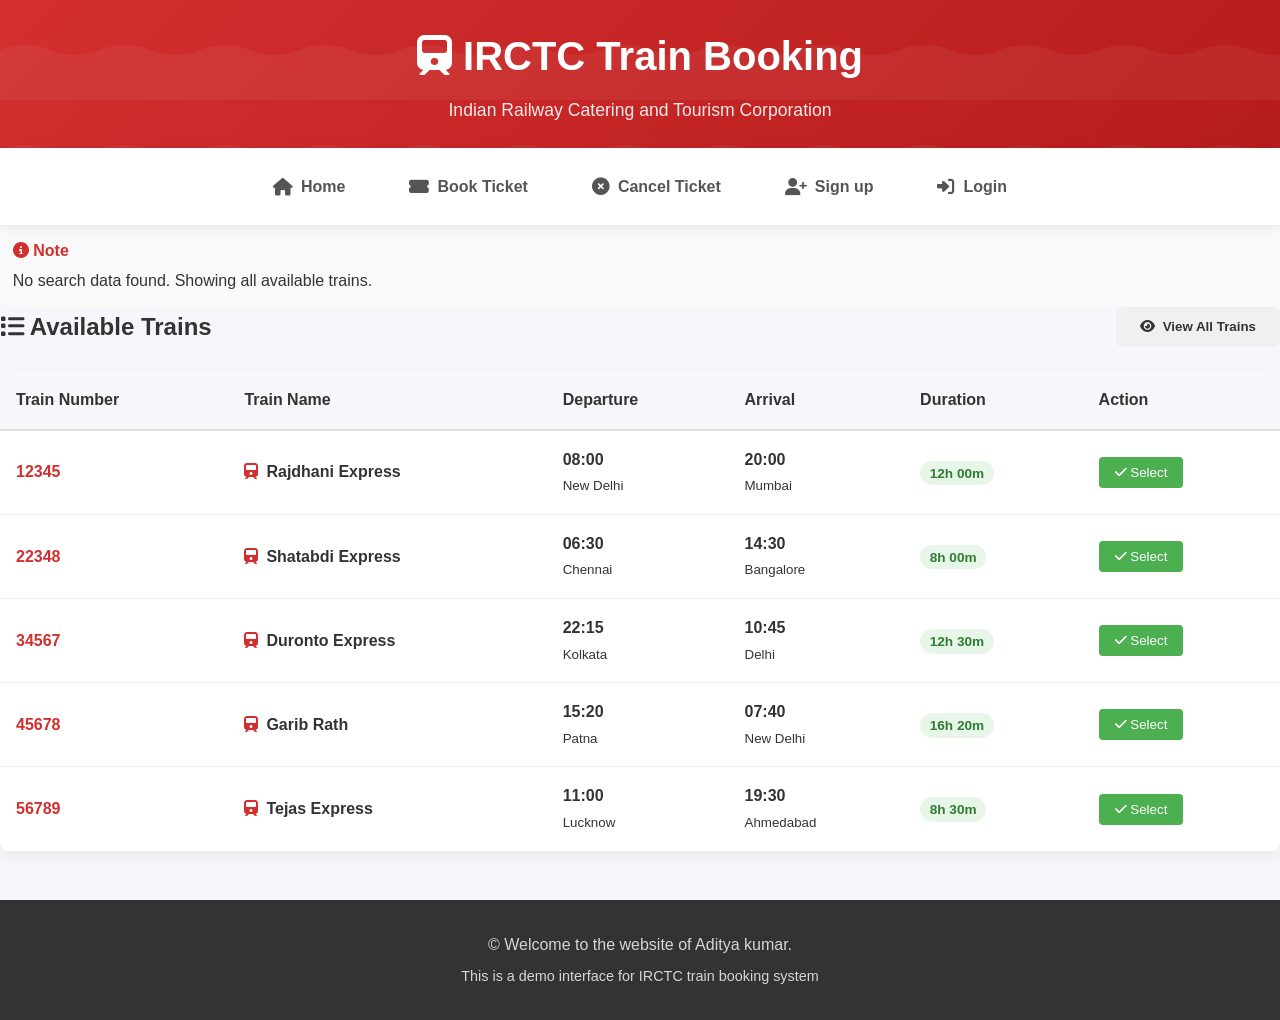
<file: BookingProject/Frontend/book ticket.html>
<!DOCTYPE html>
<html lang="en">
<head>
  <meta charset="UTF-8">
  <meta name="viewport" content="width=device-width, initial-scale=1">
  <title>Book Ticket - IRCTC</title>
  <link rel="stylesheet" href="https://cdnjs.cloudflare.com/ajax/libs/font-awesome/6.4.0/css/all.min.css">
  <style>
    * {
      margin: 0;
      padding: 0;
      box-sizing: border-box;
      font-family: 'Segoe UI', Tahoma, Geneva, Verdana, sans-serif;
    }

    body {
      background-color: #f5f7fa;
      color: #333;
      line-height: 1.6;
    }

    /* Header */
    header {
      background: linear-gradient(135deg, #d32f2f 0%, #b71c1c 100%);
      color: white;
      padding: 1.5rem 0;
      text-align: center;
      box-shadow: 0 4px 12px rgba(0, 0, 0, 0.1);
      position: relative;
      overflow: hidden;
    }

    header::before {
      content: "";
      position: absolute;
      top: 0;
      left: 0;
      width: 100%;
      height: 100%;
      background-image: url('data:image/svg+xml;utf8,<svg xmlns="http://www.w3.org/2000/svg" width="100" height="100" viewBox="0 0 100 100"><path d="M0,50 Q25,40 50,50 T100,50 L100,100 L0,100 Z" fill="rgba(255,255,255,0.05)"/></svg>');
      background-size: 100px;
    }

    header h1 {
      font-size: 2.5rem;
      margin-bottom: 0.5rem;
      position: relative;
    }

    header p {
      font-size: 1.1rem;
      opacity: 0.9;
      position: relative;
    }

    /* Navigation */
    nav {
      background-color: white;
      display: flex;
      justify-content: center;
      align-items: center; /* ensure vertical centering */
      padding: 0.8rem 0;
      box-shadow: 0 2px 10px rgba(0, 0, 0, 0.08);
      position: sticky;
      top: 0;
      z-index: 100;
    }

    nav a {
      color: #555;
      text-decoration: none;
      padding: 0.8rem 1.5rem;
      margin: 0 0.5rem;
      border-radius: 4px;
      transition: all 0.3s ease;
      font-weight: 600;
      display: flex;
      align-items: center;
      gap: 8px;
    }
    #userNav, .user-dropdown, .user-dropdown .dropdown-toggle {
      display: flex;
      align-items: center;
    }

    nav a:hover {
      background-color: #f0f0f0;
      color: #d32f2f;
    }

    nav a i {
      font-size: 1.1rem;
    }

    /* Main Container */
    .container {
      max-width: 1200px;
      margin: 2rem auto;
      padding: 0 1.5rem;
    }

    /* Search Info Card */
    .search-info-card {
      background: white;
      border-radius: 10px;
      padding: 1.5rem;
      margin-bottom: 2rem;
      box-shadow: 0 5px 15px rgba(0, 0, 0, 0.05);
      border-left: 5px solid #d32f2f;
    }

    .search-info-card h3 {
      color: #333;
      margin-bottom: 1rem;
      display: flex;
      align-items: center;
      gap: 10px;
    }

    .search-details {
      display: grid;
      grid-template-columns: repeat(auto-fit, minmax(200px, 1fr));
      gap: 1rem;
    }

    .detail-item {
      background: #f9f9f9;
      padding: 0.8rem;
      border-radius: 6px;
    }

    .detail-item strong {
      color: #d32f2f;
      display: block;
      margin-bottom: 0.3rem;
    }

    /* Buttons */
    .btn {
      padding: 0.8rem 1.5rem;
      border: none;
      border-radius: 6px;
      font-weight: 600;
      cursor: pointer;
      transition: all 0.3s ease;
      display: inline-flex;
      align-items: center;
      justify-content: center;
      gap: 8px;
    }

    .btn-primary {
      background-color: #d32f2f;
      color: white;
    }

    .btn-primary:hover {
      background-color: #b71c1c;
      transform: translateY(-2px);
      box-shadow: 0 4px 12px rgba(211, 47, 47, 0.3);
    }

    .btn-secondary {
      background-color: #f0f0f0;
      color: #333;
    }

    .btn-secondary:hover {
      background-color: #e0e0e0;
      transform: translateY(-2px);
    }

    .action-btn {
      padding: 0.5rem 1rem;
      background-color: #4caf50;
      color: white;
      border: none;
      border-radius: 4px;
      cursor: pointer;
      transition: all 0.3s ease;
    }

    .action-btn:hover {
      background-color: #388e3c;
      transform: scale(1.05);
    }

    /* Table */
    .table-container {
      background: white;
      border-radius: 10px;
      overflow: hidden;
      box-shadow: 0 5px 15px rgba(0, 0, 0, 0.05);
      margin-bottom: 2rem;
    }

    table {
      width: 100%;
      border-collapse: collapse;
    }

    thead {
      background-color: #f5f7fa;
    }

    th {
      padding: 1rem;
      text-align: left;
      font-weight: 600;
      color: #333;
      border-bottom: 2px solid #e0e0e0;
    }

    td {
      padding: 1rem;
      border-bottom: 1px solid #eee;
    }

    tbody tr {
      transition: all 0.2s ease;
    }

    tbody tr:hover {
      background-color: #f9f9f9;
    }

    .train-number {
      font-weight: bold;
      color: #d32f2f;
    }

    .train-name {
      font-weight: 600;
      color: #333;
    }

    .duration-badge {
      background-color: #e8f5e9;
      color: #2e7d32;
      padding: 0.3rem 0.6rem;
      border-radius: 20px;
      font-size: 0.85rem;
      font-weight: 600;
    }

    /* Booking Form */
    .booking-form-container {
      background: white;
      border-radius: 10px;
      padding: 2rem;
      box-shadow: 0 5px 20px rgba(0, 0, 0, 0.1);
      margin-top: 2rem;
      display: none;
    }

    .form-header {
      display: flex;
      justify-content: space-between;
      align-items: center;
      margin-bottom: 1.5rem;
      padding-bottom: 1rem;
      border-bottom: 1px solid #eee;
    }

    .form-header h3 {
      color: #333;
      display: flex;
      align-items: center;
      gap: 10px;
    }

    .selected-train-info {
      background: #f5f7fa;
      padding: 1rem;
      border-radius: 8px;
      margin-bottom: 1.5rem;
    }

    .train-info-row {
      display: flex;
      justify-content: space-between;
      margin-bottom: 0.5rem;
    }

    .train-info-label {
      font-weight: 600;
      color: #555;
    }

    .train-info-value {
      color: #333;
    }

    .form-grid {
      display: grid;
      grid-template-columns: repeat(auto-fit, minmax(250px, 1fr));
      gap: 1.5rem;
    }

    .form-group {
      margin-bottom: 1.5rem;
    }

    label {
      display: block;
      margin-bottom: 0.5rem;
      font-weight: 600;
      color: #555;
    }

    input, select {
      width: 100%;
      padding: 0.8rem;
      border: 1px solid #ddd;
      border-radius: 6px;
      font-size: 1rem;
      transition: all 0.3s ease;
    }

    input:focus, select:focus {
      outline: none;
      border-color: #d32f2f;
      box-shadow: 0 0 0 3px rgba(211, 47, 47, 0.1);
    }

    .form-actions {
      display: flex;
      justify-content: flex-end;
      gap: 1rem;
      margin-top: 2rem;
    }

    /* Error Display */
    .error-container {
      background-color: #ffebee;
      border: 1px solid #ffcdd2;
      border-radius: 8px;
      padding: 1rem;
      margin-bottom: 1.5rem;
    }

    .error-message {
      color: #d32f2f;
      margin-bottom: 0.5rem;
      display: flex;
      align-items: center;
      gap: 8px;
    }

    /* Footer */
    footer {
      background-color: #333;
      color: white;
      text-align: center;
      padding: 2rem 0;
      margin-top: 3rem;
    }

    footer p {
      opacity: 0.8;
    }

    /* Empty State */
    .empty-state {
      text-align: center;
      padding: 3rem 1rem;
      color: #666;
    }

    .empty-state i {
      font-size: 3rem;
      margin-bottom: 1rem;
      color: #ddd;
    }

    /* Responsive */
    @media (max-width: 768px) {
      nav {
        flex-wrap: wrap;
        padding: 0.5rem;
      }
      
      nav a {
        padding: 0.6rem;
        margin: 0.2rem;
        font-size: 0.9rem;
      }
      
      .container {
        padding: 0 1rem;
      }
      
      .table-container {
        overflow-x: auto;
      }
      
      table {
        min-width: 700px;
      }
      
      .form-grid {
        grid-template-columns: 1fr;
      }
    }

    /* Animation */
    @keyframes fadeIn {
      from { opacity: 0; transform: translateY(10px); }
      to { opacity: 1; transform: translateY(0); }
    }

    .fade-in {
      animation: fadeIn 0.5s ease forwards;
    }

    /* Train icon in table */
    .train-icon {
      color: #d32f2f;
      margin-right: 8px;
    }
        /* user dropdown styles */
    .user-dropdown { position: relative; display: inline-block; margin-left: 1rem; }
    .dropdown-toggle { cursor: pointer; color: #555; display: flex; align-items: center; gap: 5px; font-weight: 600; }
    .user-dropdown .dropdown-content { display: none; position: absolute; right: 0; background-color: white; min-width: 200px; box-shadow: 0 4px 12px rgba(0,0,0,0.1); border-radius: 8px; padding: 15px; z-index: 1000; text-align: left; }
    .user-dropdown:hover .dropdown-content { display: block; }
    .user-dropdown .dropdown-content p { margin: 0 0 8px 0; color: #333; font-size: 0.9rem; }
    .user-dropdown .dropdown-content a { display: block; color: #555; text-decoration: none; padding: 6px 0; font-size: 0.9rem; }
    .user-dropdown .dropdown-content a:hover { background: #f0f0f0; color: #d32f2f; }
  </style>
</head>
<body>
  <header>
    <h1><i class="fas fa-train"></i> IRCTC Train Booking</h1>
    <p>Indian Railway Catering and Tourism Corporation</p>
  </header>
  
  <nav>
    <a href="Index.html"><i class="fas fa-home"></i> Home</a>
    <a href="book ticket.html" class="active"><i class="fas fa-ticket-alt"></i> Book Ticket</a>
    <a href="cancel_ticket.php"><i class="fas fa-times-circle"></i> Cancel Ticket</a>
    <a href="Singup.html" id="signupLink"><i class="fas fa-user-plus"></i> Sign up</a>
    <a href="login.html" id="loginButton"><i class="fas fa-sign-in-alt"></i> Login</a>
    <span id="userNav"></span>
  </nav>
  <script>
    fetch('get_user.php')
      .then(res => res.json())
      .then(user => {
        if (user) {
          document.getElementById('signupLink').style.display = 'none';
          document.getElementById('loginButton').style.display = 'none';
          const container = document.getElementById('userNav');
          container.innerHTML = `<div class="user-dropdown">
              <span class="dropdown-toggle"><i class="fas fa-user-circle"></i> ${user.name}</span>
              <div class="dropdown-content">
                  <p><strong>${user.name}</strong></p>
                  <p>${user.email}</p>
                  <a href="profile.php"><i class="fas fa-user"></i> View Profile</a>
                  <a href="logout.php"><i class="fas fa-sign-out-alt"></i> Logout</a>
              </div>
          </div>`;
        }
      });
  </script>
      <div class="search-details" id="searchInfo">
        <!-- Search details will be populated here -->
      </div>
    </div>

    <div id="errors" class="error-container" style="display: none;"></div>

    <div style="display: flex; justify-content: space-between; align-items: center; margin-bottom: 1.5rem;">
      <h2><i class="fas fa-list"></i> Available Trains</h2>
      <button id="viewAllBtn" class="btn btn-secondary" onclick="viewAllTrains()">
        <i class="fas fa-eye"></i> View All Trains
      </button>
    </div>

    <div class="table-container fade-in">
      <table id="trainsTable">
        <thead>
          <tr>
            <th>Train Number</th>
            <th>Train Name</th>
            <th>Departure</th>
            <th>Arrival</th>
            <th>Duration</th>
            <th>Action</th>
          </tr>
        </thead>
        <tbody id="trainsBody">
          <!-- Trains will be populated here -->
        </tbody>
      </table>
    </div>

    <div id="bookingForm" class="booking-form-container">
      <div class="form-header">
        <h3><i class="fas fa-user-check"></i> Passenger Details</h3>
        <button class="btn btn-secondary" onclick="closeBookingForm()">
          <i class="fas fa-times"></i> Close
        </button>
      </div>
      
      <div class="selected-train-info">
        <div class="train-info-row">
          <div>
            <span class="train-info-label">Selected Train:</span>
            <span class="train-info-value" id="selectedTrainName"></span>
          </div>
          <div>
            <span class="train-info-label">Train No:</span>
            <span class="train-info-value" id="selectedTrainNumber"></span>
          </div>
        </div>
        <div class="train-info-row">
          <div>
            <span class="train-info-label">Route:</span>
            <span class="train-info-value" id="selectedRoute"></span>
          </div>
          <div>
            <span class="train-info-label">Travel Class:</span>
            <span class="train-info-value" id="selectedClass"></span>
          </div>
        </div>
      </div>

      <form id="passengerForm" action="../Backend/book_ticket.php" method="post">
        <input type="hidden" id="train_number" name="train_number">
        <input type="hidden" id="train_name" name="train_name">
        <input type="hidden" id="from" name="from">
        <input type="hidden" id="to" name="to">
        <input type="hidden" id="date" name="date">
        <input type="hidden" id="class" name="class">
        
        <div class="form-grid">
          <div class="form-group">
            <label for="name"><i class="fas fa-user"></i> Full Name</label>
            <input type="text" id="name" name="name" required placeholder="Enter your full name">
          </div>
          
          <div class="form-group">
            <label for="age"><i class="fas fa-birthday-cake"></i> Age</label>
            <input type="number" id="age" name="age" required min="1" max="120" placeholder="Enter age">
          </div>
          
          <div class="form-group">
            <label for="gender"><i class="fas fa-venus-mars"></i> Gender</label>
            <select id="gender" name="gender">
              <option value="Male">Male</option>
              <option value="Female">Female</option>
              <option value="Other">Other</option>
            </select>
          </div>
          
          <div class="form-group">
            <label for="email"><i class="fas fa-envelope"></i> Email Address</label>
            <input type="email" id="email" name="email" required placeholder="Enter your email">
          </div>
          
          <div class="form-group">
            <label for="phone"><i class="fas fa-phone"></i> Phone Number</label>
            <input type="tel" id="phone" name="phone" required placeholder="Enter your phone number">
          </div>
        </div>
        
        <div class="form-actions">
          <button type="button" class="btn btn-secondary" onclick="closeBookingForm()">
            <i class="fas fa-arrow-left"></i> Back to Trains
          </button>
          <button type="submit" class="btn btn-primary">
            <i class="fas fa-check-circle"></i> Confirm Booking
          </button>
        </div>
      </form>
    </div>
  </div>

  <footer>
    <p>&copy; Welcome to the website of Aditya kumar.</p>
    <p style="margin-top: 0.5rem; font-size: 0.9rem;">This is a demo interface for IRCTC train booking system</p>
  </footer>

  <script>
    // Retrieve search data
    const searchData = JSON.parse(localStorage.getItem('searchData'));
    if (searchData) {
      document.getElementById('searchInfo').innerHTML = `
        <div class="detail-item">
          <strong><i class="fas fa-map-marker-alt"></i> From</strong>
          <span>${searchData.from || 'Not specified'}</span>
        </div>
        <div class="detail-item">
          <strong><i class="fas fa-map-marker-alt"></i> To</strong>
          <span>${searchData.to || 'Not specified'}</span>
        </div>
        <div class="detail-item">
          <strong><i class="fas fa-calendar-alt"></i> Date</strong>
          <span>${searchData.date || 'Not specified'}</span>
        </div>
        <div class="detail-item">
          <strong><i class="fas fa-chair"></i> Class</strong>
          <span>${searchData.class || 'Not specified'}</span>
        </div>
      `;
    } else {
      document.getElementById('searchInfo').innerHTML = `
        <div class="detail-item">
          <strong><i class="fas fa-info-circle"></i> Note</strong>
          <span>No search data found. Showing all available trains.</span>
        </div>
      `;
    }

    // Fetch trains (apply search filters from previous page if available)
    (function(){
      let url = `../Backend/get_trains.php`;
      if (searchData && (searchData.from || searchData.to || searchData.class)) {
        const params = new URLSearchParams();
        if (searchData.from) params.append('from', searchData.from);
        if (searchData.to) params.append('to', searchData.to);
        if (searchData.class) params.append('class', searchData.class);
        url += '?' + params.toString();
      }

      fetch(url)
        .then(response => {
          if (!response.ok) {
            throw new Error(`HTTP error! status: ${response.status}`);
          }
          return response.json();
        })
        .then(trains => {
          if (trains.error) {
            console.error('Server error:', trains.error);
            displayTrains(getMockTrains());
          } else {
            displayTrains(trains);
          }
        })
        .catch(error => {
          console.error('Error fetching trains:', error);
          displayTrains(getMockTrains());
        });
    })();

    function viewAllTrains() {
      fetch(`../Backend/get_trains.php`)
        .then(response => {
          if (!response.ok) {
            throw new Error(`HTTP error! status: ${response.status}`);
          }
          return response.json();
        })
        .then(trains => {
          if (trains.error) {
            console.error('Server error:', trains.error);
            displayTrains(getMockTrains());
          } else {
            displayTrains(trains);
          }
        })
        .catch(error => {
          console.error('Error fetching trains:', error);
          displayTrains(getMockTrains());
        });
    }

    function displayTrains(trains) {
      const trainsBody = document.getElementById('trainsBody');
      trainsBody.innerHTML = '';
      
      if (trains.length === 0) {
        trainsBody.innerHTML = `
          <tr>
            <td colspan="6">
              <div class="empty-state">
                <i class="fas fa-train"></i>
                <h3>No Trains Available</h3>
                <p>Sorry, no trains match your search criteria.</p>
              </div>
            </td>
          </tr>
        `;
      } else {
        trains.forEach(train => {
          const row = document.createElement('tr');
          row.className = 'fade-in';
          row.innerHTML = `
            <td><span class="train-number">${train.number}</span></td>
            <td><span class="train-name"><i class="fas fa-train train-icon"></i>${train.name}</span></td>
            <td><strong>${train.dep}</strong><br><small>${train.from || 'Station'}</small></td>
            <td><strong>${train.arr}</strong><br><small>${train.to || 'Station'}</small></td>
            <td><span class="duration-badge">${train.dur}</span></td>
            <td><button class="action-btn" onclick="selectTrain('${train.number}', '${train.name}', '${train.from}', '${train.to}')"><i class="fas fa-check"></i> Select</button></td>
          `;
          trainsBody.appendChild(row);
        });
      }
    }

    // Mock trains data for demonstration
    function getMockTrains() {
      return [
        { number: '12345', name: 'Rajdhani Express', dep: '08:00', arr: '20:00', dur: '12h 00m', from: 'New Delhi', to: 'Mumbai' },
        { number: '22348', name: 'Shatabdi Express', dep: '06:30', arr: '14:30', dur: '8h 00m', from: 'Chennai', to: 'Bangalore' },
        { number: '34567', name: 'Duronto Express', dep: '22:15', arr: '10:45', dur: '12h 30m', from: 'Kolkata', to: 'Delhi' },
        { number: '45678', name: 'Garib Rath', dep: '15:20', arr: '07:40', dur: '16h 20m', from: 'Patna', to: 'New Delhi' },
        { number: '56789', name: 'Tejas Express', dep: '11:00', arr: '19:30', dur: '8h 30m', from: 'Lucknow', to: 'Ahmedabad' },
      ];
    }

    let selectedTrain = null;

    function selectTrain(number, name, from, to) {
      selectedTrain = { number, name, from, to };
      
      // Update the selected train info
      document.getElementById('selectedTrainName').textContent = name;
      document.getElementById('selectedTrainNumber').textContent = number;
      document.getElementById('selectedRoute').textContent = `${from} to ${to}`;
      document.getElementById('selectedClass').textContent = searchData && searchData.class ? searchData.class : 'Sleeper (SL)';
      
      // Set hidden fields
      document.getElementById('train_number').value = number;
      document.getElementById('train_name').value = name;
      document.getElementById('from').value = from;
      document.getElementById('to').value = to;
      document.getElementById('date').value = searchData && searchData.date ? searchData.date : new Date().toISOString().split('T')[0];
      document.getElementById('class').value = searchData && searchData.class ? searchData.class : 'SL';
      
      // Show booking form
      document.getElementById('trainsTable').closest('.table-container').style.display = 'none';
      document.getElementById('bookingForm').style.display = 'block';
      document.getElementById('viewAllBtn').style.display = 'none';
      
      // Scroll to form
      document.getElementById('bookingForm').scrollIntoView({ behavior: 'smooth' });
    }

    function closeBookingForm() {
      document.getElementById('bookingForm').style.display = 'none';
      document.getElementById('trainsTable').closest('.table-container').style.display = 'block';
      document.getElementById('viewAllBtn').style.display = 'inline-flex';
      
      // Reset form
      document.getElementById('passengerForm').reset();
      
      // Scroll to top
      document.querySelector('.container').scrollIntoView({ behavior: 'smooth' });
    }

    document.getElementById('passengerForm').addEventListener('submit', function(event) {
      // Let the form submit normally
      // You could add validation here if needed
      console.log('Form submitted with train:', selectedTrain);
    });

    // Get URL parameters for errors
    const urlParams = new URLSearchParams(window.location.search);
    const errors = urlParams.getAll('error[]');
    if (errors.length > 0) {
      const errorDiv = document.getElementById('errors');
      errorDiv.style.display = 'block';
      errorDiv.innerHTML = errors.map(err => 
        `<div class="error-message"><i class="fas fa-exclamation-circle"></i> ${err}</div>`
      ).join('');
    }


  </script>
</body>
</html>
</file>
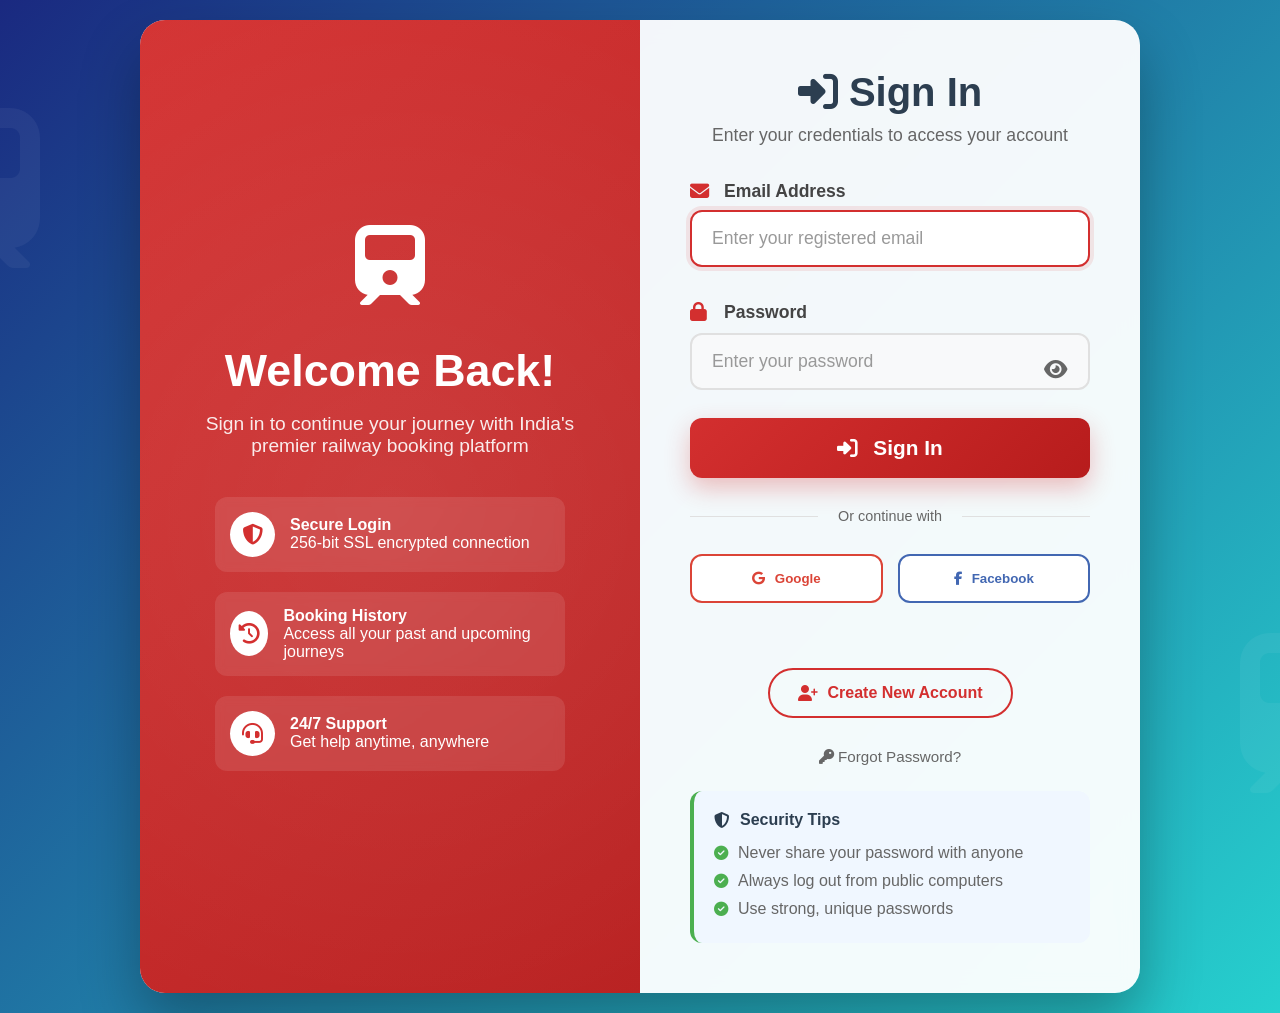
<file: BookingProject/Frontend/login.html>
<!DOCTYPE html>
<html lang="en">
<head>
    <meta charset="UTF-8">
    <meta name="viewport" content="width=device-width, initial-scale=1.0">
    <title>IRCTC - Login</title>
    <link rel="stylesheet" href="https://cdnjs.cloudflare.com/ajax/libs/font-awesome/6.4.0/css/all.min.css">
    <style>
        * {
            margin: 0;
            padding: 0;
            box-sizing: border-box;
            font-family: 'Segoe UI', Tahoma, Geneva, Verdana, sans-serif;
        }

        body {
            background: linear-gradient(135deg, #1a2980 0%, #26d0ce 100%);
            min-height: 100vh;
            display: flex;
            justify-content: center;
            align-items: center;
            padding: 20px;
            position: relative;
            overflow-x: hidden;
        }

        /* Animated Background Elements */
        .bg-train {
            position: absolute;
            font-size: 10rem;
            color: rgba(255, 255, 255, 0.05);
            z-index: 0;
            animation: trainFloat 20s linear infinite;
        }

        .bg-train:nth-child(1) {
            top: 10%;
            left: -100px;
            animation-delay: 0s;
        }

        .bg-train:nth-child(2) {
            bottom: 20%;
            right: -100px;
            animation-delay: 5s;
            animation-direction: reverse;
        }

        @keyframes trainFloat {
            0% { transform: translateX(-100px) rotate(0deg); }
            100% { transform: translateX(calc(100vw + 100px)) rotate(360deg); }
        }

        /* Main Container */
        .login-wrapper {
            display: flex;
            width: 100%;
            max-width: 1000px;
            min-height: 600px;
            background: rgba(255, 255, 255, 0.95);
            border-radius: 25px;
            box-shadow: 0 30px 60px rgba(0, 0, 0, 0.3);
            overflow: hidden;
            position: relative;
            z-index: 1;
            backdrop-filter: blur(10px);
        }

        /* Left Side - Welcome Section */
        .welcome-section {
            flex: 1;
            background: linear-gradient(135deg, #d32f2f 0%, #b71c1c 100%);
            color: white;
            padding: 50px;
            display: flex;
            flex-direction: column;
            justify-content: center;
            align-items: center;
            text-align: center;
            position: relative;
            overflow: hidden;
        }

        .welcome-section::before {
            content: '';
            position: absolute;
            top: -50%;
            left: -50%;
            width: 200%;
            height: 200%;
            background: radial-gradient(circle, rgba(255,255,255,0.1) 0%, rgba(255,255,255,0) 70%);
        }

        .train-icon {
            font-size: 5rem;
            margin-bottom: 30px;
            animation: pulse 2s infinite;
        }

        @keyframes pulse {
            0%, 100% { transform: scale(1); }
            50% { transform: scale(1.1); }
        }

        .welcome-title {
            font-size: 2.8rem;
            margin-bottom: 15px;
            font-weight: 800;
            line-height: 1.2;
        }

        .welcome-subtitle {
            font-size: 1.2rem;
            opacity: 0.9;
            margin-bottom: 40px;
            max-width: 400px;
        }

        .features-list {
            text-align: left;
            width: 100%;
            max-width: 350px;
        }

        .feature-item {
            display: flex;
            align-items: center;
            gap: 15px;
            margin-bottom: 20px;
            padding: 15px;
            background: rgba(255, 255, 255, 0.1);
            border-radius: 12px;
            backdrop-filter: blur(5px);
            transition: transform 0.3s ease;
        }

        .feature-item:hover {
            transform: translateX(10px);
            background: rgba(255, 255, 255, 0.15);
        }

        .feature-icon {
            width: 45px;
            height: 45px;
            background: white;
            border-radius: 50%;
            display: flex;
            align-items: center;
            justify-content: center;
            color: #d32f2f;
            font-size: 1.3rem;
        }

        /* Right Side - Login Form */
        .login-section {
            flex: 1;
            padding: 50px;
            display: flex;
            flex-direction: column;
            justify-content: center;
        }

        .login-header {
            text-align: center;
            margin-bottom: 40px;
        }

        .login-header h2 {
            font-size: 2.5rem;
            color: #2c3e50;
            margin-bottom: 10px;
            font-weight: 700;
        }

        .login-header p {
            color: #666;
            font-size: 1.1rem;
        }

        /* Error Messages */
        .error-container {
            background: linear-gradient(135deg, #ff6b6b 0%, #ee5a52 100%);
            color: white;
            padding: 18px;
            border-radius: 12px;
            margin-bottom: 25px;
            box-shadow: 0 8px 20px rgba(238, 90, 82, 0.3);
            animation: slideDown 0.5s ease;
        }

        @keyframes slideDown {
            from { opacity: 0; transform: translateY(-20px); }
            to { opacity: 1; transform: translateY(0); }
        }

        .error-message {
            display: flex;
            align-items: center;
            gap: 12px;
            margin-bottom: 10px;
            font-size: 1rem;
        }

        .error-message:last-child {
            margin-bottom: 0;
        }

        /* Login Form */
        .login-form {
            width: 100%;
        }

        .form-group {
            margin-bottom: 28px;
            position: relative;
        }

        .form-label {
            display: block;
            margin-bottom: 10px;
            font-weight: 600;
            color: #444;
            font-size: 1.1rem;
            display: flex;
            align-items: center;
            gap: 10px;
        }

        .form-label i {
            color: #d32f2f;
            width: 24px;
            font-size: 1.2rem;
        }

        .form-input {
            width: 100%;
            padding: 16px 20px;
            padding-right: 50px;
            border: 2px solid #e0e0e0;
            border-radius: 12px;
            font-size: 1.1rem;
            transition: all 0.3s ease;
            background: #f8f9fa;
        }

        .form-input:focus {
            outline: none;
            border-color: #d32f2f;
            background: white;
            box-shadow: 0 0 0 4px rgba(211, 47, 47, 0.1);
            transform: translateY(-2px);
        }

        .form-input::placeholder {
            color: #999;
        }

        /* Password Toggle */
        .password-toggle {
            position: absolute;
            right: 15px;
            top: 47px;
            background: none;
            border: none;
            color: #666;
            cursor: pointer;
            font-size: 1.3rem;
            transition: all 0.3s ease;
            width: 40px;
            height: 40px;
            display: flex;
            align-items: center;
            justify-content: center;
            border-radius: 50%;
        }

        .password-toggle:hover {
            color: #d32f2f;
            background: rgba(211, 47, 47, 0.1);
        }

        /* Login Button */
        .login-btn {
            width: 100%;
            padding: 18px;
            background: linear-gradient(135deg, #d32f2f 0%, #b71c1c 100%);
            color: white;
            border: none;
            border-radius: 12px;
            font-size: 1.3rem;
            font-weight: 600;
            cursor: pointer;
            transition: all 0.3s ease;
            display: flex;
            align-items: center;
            justify-content: center;
            gap: 15px;
            box-shadow: 0 10px 25px rgba(211, 47, 47, 0.3);
            position: relative;
            overflow: hidden;
            margin-top: 10px;
        }

        .login-btn::before {
            content: '';
            position: absolute;
            top: 0;
            left: -100%;
            width: 100%;
            height: 100%;
            background: linear-gradient(90deg, transparent, rgba(255, 255, 255, 0.3), transparent);
            transition: 0.5s;
        }

        .login-btn:hover::before {
            left: 100%;
        }

        .login-btn:hover {
            transform: translateY(-3px);
            box-shadow: 0 15px 30px rgba(211, 47, 47, 0.4);
        }

        .login-btn:active {
            transform: translateY(-1px);
        }

        /* Alternative Options */
        .divider {
            display: flex;
            align-items: center;
            margin: 30px 0;
            color: #666;
        }

        .divider::before,
        .divider::after {
            content: '';
            flex: 1;
            height: 1px;
            background: #e0e0e0;
        }

        .divider span {
            padding: 0 20px;
            font-size: 0.9rem;
        }

        .alt-login {
            display: flex;
            gap: 15px;
            margin-bottom: 25px;
        }

        .social-btn {
            flex: 1;
            padding: 15px;
            border: 2px solid #e0e0e0;
            background: white;
            border-radius: 12px;
            display: flex;
            align-items: center;
            justify-content: center;
            gap: 10px;
            font-weight: 600;
            color: #555;
            cursor: pointer;
            transition: all 0.3s ease;
        }

        .social-btn:hover {
            transform: translateY(-2px);
            box-shadow: 0 5px 15px rgba(0, 0, 0, 0.1);
        }

        .social-btn.google {
            border-color: #db4437;
            color: #db4437;
        }

        .social-btn.google:hover {
            background: #db4437;
            color: white;
        }

        .social-btn.facebook {
            border-color: #4267B2;
            color: #4267B2;
        }

        .social-btn.facebook:hover {
            background: #4267B2;
            color: white;
        }

        /* Links Section */
        .links-section {
            text-align: center;
            margin-top: 30px;
        }

        .link-btn {
            display: inline-flex;
            align-items: center;
            gap: 10px;
            margin: 10px;
            padding: 14px 28px;
            background: transparent;
            border: 2px solid #d32f2f;
            color: #d32f2f;
            border-radius: 25px;
            font-weight: 600;
            text-decoration: none;
            transition: all 0.3s ease;
            font-size: 1rem;
        }

        .link-btn:hover {
            background: #d32f2f;
            color: white;
            transform: translateY(-2px);
            box-shadow: 0 8px 20px rgba(211, 47, 47, 0.3);
        }

        .forgot-password {
            margin-top: 20px;
        }

        .forgot-password a {
            color: #666;
            text-decoration: none;
            font-size: 0.95rem;
            transition: color 0.3s ease;
        }

        .forgot-password a:hover {
            color: #d32f2f;
            text-decoration: underline;
        }

        /* Loading Animation */
        .loading {
            display: none;
            text-align: center;
            margin-top: 20px;
        }

        .loader {
            display: inline-block;
            width: 50px;
            height: 50px;
            border: 4px solid #f3f3f3;
            border-top: 4px solid #d32f2f;
            border-radius: 50%;
            animation: spin 1s linear infinite;
        }

        @keyframes spin {
            0% { transform: rotate(0deg); }
            100% { transform: rotate(360deg); }
        }

        /* Success Animation */
        .success-animation {
            display: none;
            text-align: center;
            animation: successPulse 2s infinite;
        }

        @keyframes successPulse {
            0%, 100% { transform: scale(1); }
            50% { transform: scale(1.05); }
        }

        /* Responsive Design */
        @media (max-width: 900px) {
            .login-wrapper {
                flex-direction: column;
                max-width: 500px;
            }

            .welcome-section {
                padding: 40px;
            }

            .train-icon {
                font-size: 4rem;
            }

            .welcome-title {
                font-size: 2.2rem;
            }

            .login-section {
                padding: 40px;
            }

            .alt-login {
                flex-direction: column;
            }
        }

        @media (max-width: 480px) {
            body {
                padding: 10px;
            }

            .welcome-section,
            .login-section {
                padding: 30px;
            }

            .train-icon {
                font-size: 3.5rem;
            }

            .welcome-title {
                font-size: 2rem;
            }

            .login-header h2 {
                font-size: 2rem;
            }

            .link-btn {
                padding: 12px 24px;
                margin: 8px;
            }
        }

        /* Security Tips */
        .security-tips {
            background: #f0f7ff;
            border-radius: 12px;
            padding: 20px;
            margin-top: 25px;
            border-left: 4px solid #4caf50;
        }

        .security-tips h4 {
            color: #2c3e50;
            margin-bottom: 10px;
            display: flex;
            align-items: center;
            gap: 10px;
        }

        .security-tips ul {
            list-style: none;
            padding-left: 0;
        }

        .security-tips li {
            padding: 5px 0;
            color: #666;
            display: flex;
            align-items: center;
            gap: 10px;
        }

        .security-tips li i {
            color: #4caf50;
            font-size: 0.9rem;
        }
    </style>
</head>
<body>
    <!-- Animated Background Trains -->
    <div class="bg-train"><i class="fas fa-train"></i></div>
    <div class="bg-train"><i class="fas fa-train"></i></div>

    <!-- Main Container -->
    <div class="login-wrapper">
        <!-- Left Side - Welcome Section -->
        <div class="welcome-section">
            <div class="train-icon">
                <i class="fas fa-train"></i>
            </div>
            <h1 class="welcome-title">Welcome Back!</h1>
            <p class="welcome-subtitle">Sign in to continue your journey with India's premier railway booking platform</p>
            
            <div class="features-list">
                <div class="feature-item">
                    <div class="feature-icon">
                        <i class="fas fa-shield-alt"></i>
                    </div>
                    <div>
                        <h4>Secure Login</h4>
                        <p>256-bit SSL encrypted connection</p>
                    </div>
                </div>
                <div class="feature-item">
                    <div class="feature-icon">
                        <i class="fas fa-history"></i>
                    </div>
                    <div>
                        <h4>Booking History</h4>
                        <p>Access all your past and upcoming journeys</p>
                    </div>
                </div>
                <div class="feature-item">
                    <div class="feature-icon">
                        <i class="fas fa-headset"></i>
                    </div>
                    <div>
                        <h4>24/7 Support</h4>
                        <p>Get help anytime, anywhere</p>
                    </div>
                </div>
            </div>
        </div>

        <!-- Right Side - Login Form -->
        <div class="login-section">
            <div class="login-header">
                <h2><i class="fas fa-sign-in-alt"></i> Sign In</h2>
                <p>Enter your credentials to access your account</p>
            </div>

            <!-- Error Messages -->
            <div id="errors" class="error-container" style="display: none;"></div>

            <!-- Login Form -->
            <form class="login-form" action="../Backend/login.php" method="post">
                <div class="form-group">
                    <label class="form-label" for="username">
                        <i class="fas fa-envelope"></i> Email Address
                    </label>
                    <input type="email" id="username" name="username" 
                           class="form-input" 
                           placeholder="Enter your registered email" 
                           required>
                </div>

                <div class="form-group">
                    <label class="form-label" for="password">
                        <i class="fas fa-lock"></i> Password
                    </label>
                    <input type="password" id="password" name="password" 
                           class="form-input" 
                           placeholder="Enter your password" 
                           required>
                    <button type="button" class="password-toggle" id="togglePassword">
                        <i class="fas fa-eye"></i>
                    </button>
                </div>

                <button type="submit" class="login-btn">
                    <i class="fas fa-sign-in-alt"></i> Sign In
                </button>

                <!-- Loading Animation -->
                <div class="loading" id="loading">
                    <div class="loader"></div>
                    <p>Authenticating...</p>
                </div>
            </form>

            <!-- Alternative Login Options -->
            <div class="divider">
                <span>Or continue with</span>
            </div>

            <div class="alt-login">
                <button type="button" class="social-btn google">
                    <i class="fab fa-google"></i> Google
                </button>
                <button type="button" class="social-btn facebook">
                    <i class="fab fa-facebook-f"></i> Facebook
                </button>
            </div>

            <!-- Links Section -->
            <div class="links-section">
                <a href="Singup.html" class="link-btn">
                    <i class="fas fa-user-plus"></i> Create New Account
                </a>
                
                <div class="forgot-password">
                    <a href="#">
                        <i class="fas fa-key"></i> Forgot Password?
                    </a>
                </div>
            </div>

            <!-- Security Tips -->
            <div class="security-tips">
                <h4><i class="fas fa-shield-alt"></i> Security Tips</h4>
                <ul>
                    <li><i class="fas fa-check-circle"></i> Never share your password with anyone</li>
                    <li><i class="fas fa-check-circle"></i> Always log out from public computers</li>
                    <li><i class="fas fa-check-circle"></i> Use strong, unique passwords</li>
                </ul>
            </div>
        </div>
    </div>

    <script>
        // Original error display logic (unchanged)
        const urlParams = new URLSearchParams(window.location.search);
        const errors = urlParams.getAll('error[]');
        if (errors.length > 0) {
            const errorDiv = document.getElementById('errors');
            errorDiv.style.display = 'block';
            errorDiv.innerHTML = errors.map(err => 
                `<div class="error-message"><i class="fas fa-exclamation-circle"></i> ${err}</div>`
            ).join('');
        }

        // New Enhanced Features

        // Password visibility toggle
        const togglePassword = document.getElementById('togglePassword');
        togglePassword.addEventListener('click', function() {
            const passwordField = document.getElementById('password');
            const type = passwordField.getAttribute('type') === 'password' ? 'text' : 'password';
            passwordField.setAttribute('type', type);
            this.innerHTML = type === 'password' ? 
                '<i class="fas fa-eye"></i>' : 
                '<i class="fas fa-eye-slash"></i>';
        });

        // Form submission with loading animation
        const form = document.querySelector('.login-form');
        const loadingDiv = document.getElementById('loading');
        
        form.addEventListener('submit', function(event) {
            // Basic form validation
            const email = document.getElementById('username').value;
            const password = document.getElementById('password').value;
            
            if (!email || !password) {
                event.preventDefault();
                const errorDiv = document.getElementById('errors');
                errorDiv.style.display = 'block';
                errorDiv.innerHTML = 
                    '<div class="error-message"><i class="fas fa-exclamation-circle"></i> Please fill in all fields</div>';
                return;
            }
            
            // Show loading animation
            loadingDiv.style.display = 'block';
            
            // Simulate network delay for better UX
            setTimeout(() => {
                // The form will submit normally to ../Backend/login.php
                // If there are errors, they'll be displayed via URL parameters
            }, 500);
        });

        // Social login buttons (demo functionality)
        document.querySelectorAll('.social-btn').forEach(button => {
            button.addEventListener('click', function() {
                const platform = this.classList.contains('google') ? 'Google' : 'Facebook';
                const errorDiv = document.getElementById('errors');
                errorDiv.style.display = 'block';
                errorDiv.innerHTML = 
                    `<div class="error-message"><i class="fas fa-info-circle"></i> ${platform} login is currently unavailable. Please use email login.</div>`;
                
                // Hide error after 5 seconds
                setTimeout(() => {
                    errorDiv.style.display = 'none';
                }, 5000);
            });
        });

        // Input focus effects
        const inputs = document.querySelectorAll('.form-input');
        inputs.forEach(input => {
            input.addEventListener('focus', function() {
                this.parentElement.style.transform = 'translateY(-5px)';
            });
            
            input.addEventListener('blur', function() {
                this.parentElement.style.transform = 'translateY(0)';
            });
        });

        // Forgot password functionality
        document.querySelector('.forgot-password a').addEventListener('click', function(e) {
            e.preventDefault();
            const errorDiv = document.getElementById('errors');
            errorDiv.style.display = 'block';
            errorDiv.innerHTML = 
                '<div class="error-message"><i class="fas fa-info-circle"></i> Please contact customer support at support@irctc.com to reset your password.</div>';
            
            // Hide error after 6 seconds
            setTimeout(() => {
                errorDiv.style.display = 'none';
            }, 6000);
        });

        // Auto-focus email field on page load
        document.getElementById('username').focus();

        // Add placeholder animation
        let placeholderIndex = 0;
        const emailPlaceholders = [
            "Enter your registered email",
            "e.g., user@example.com",
            "Your IRCTC registered email"
        ];
        
        const emailInput = document.getElementById('username');
        
        function cyclePlaceholder() {
            emailInput.setAttribute('placeholder', emailPlaceholders[placeholderIndex]);
            placeholderIndex = (placeholderIndex + 1) % emailPlaceholders.length;
        }
        
        // Change placeholder every 3 seconds when input is empty
        setInterval(() => {
            if (!emailInput.value) {
                cyclePlaceholder();
            }
        }, 3000);

        // Password strength reminder
        const passwordInput = document.getElementById('password');
        passwordInput.addEventListener('focus', function() {
            const errorDiv = document.getElementById('errors');
            // Only show if there are no other errors
            if (errorDiv.innerHTML === '') {
                errorDiv.style.display = 'block';
                errorDiv.innerHTML = 
                    '<div class="error-message"><i class="fas fa-info-circle"></i> Tip: Use a combination of letters, numbers, and special characters</div>';
                
                // Hide when password field loses focus
                passwordInput.addEventListener('blur', function hideTip() {
                    errorDiv.style.display = 'none';
                    passwordInput.removeEventListener('blur', hideTip);
                }, { once: true });
            }
        });
    </script>
</body>
</html>
</file>
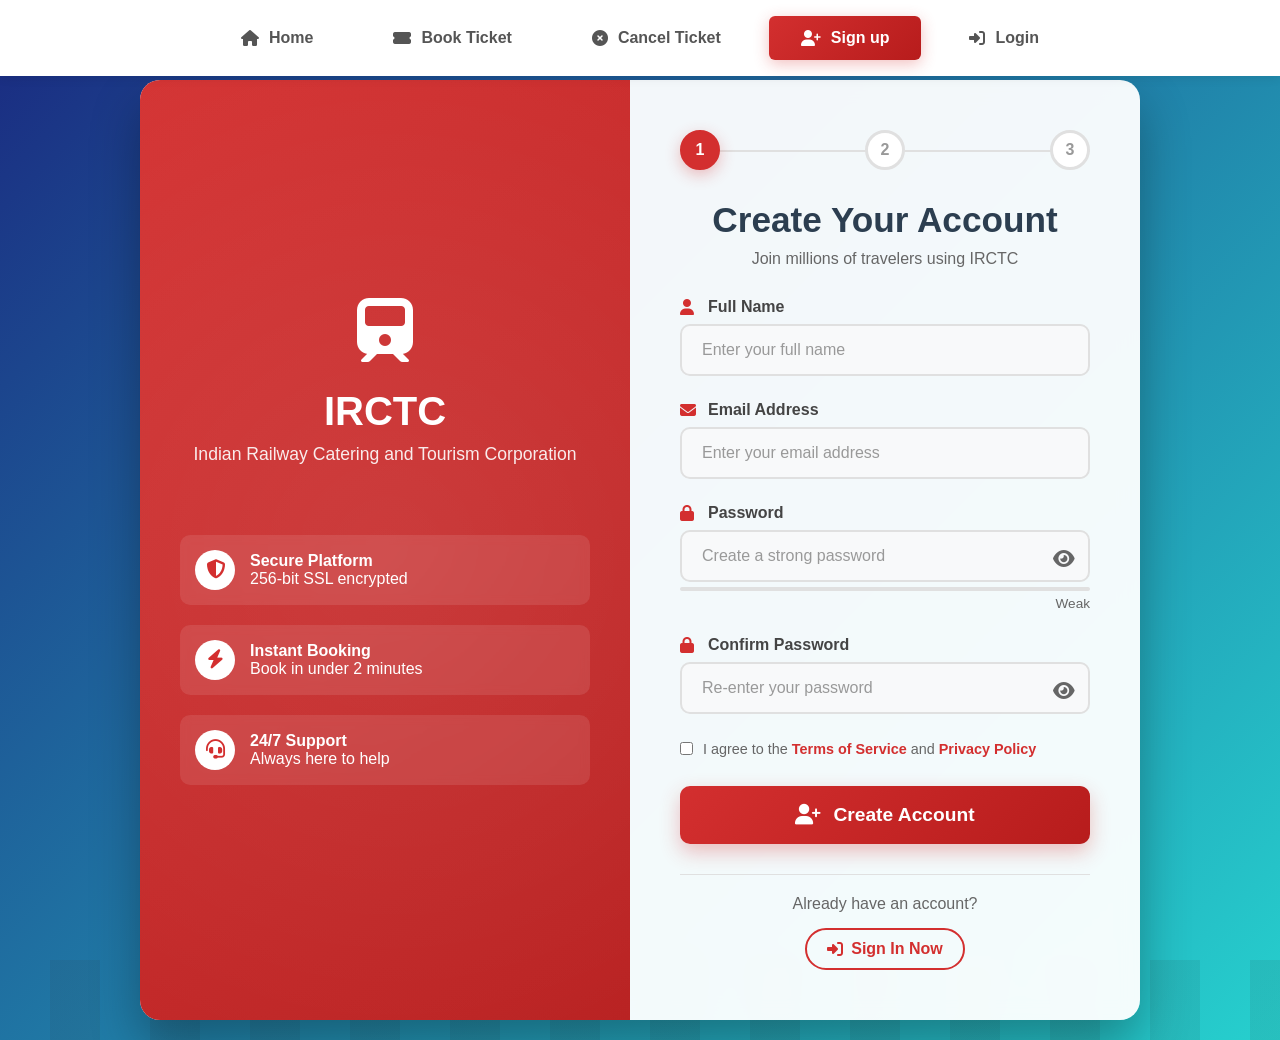
<file: BookingProject/Frontend/Singup.html>
<!DOCTYPE html>
<html lang="en">
<head>
    <meta charset="UTF-8">
    <meta name="viewport" content="width=device-width, initial-scale=1.0">
    <title>IRCTC - Sign Up</title>
    <link rel="stylesheet" href="https://cdnjs.cloudflare.com/ajax/libs/font-awesome/6.4.0/css/all.min.css">
    <style>
        * {
            margin: 0;
            padding: 0;
            box-sizing: border-box;
            font-family: 'Segoe UI', Tahoma, Geneva, Verdana, sans-serif;
        }

        body {
            background: linear-gradient(135deg, #1a2980 0%, #26d0ce 100%);
            min-height: 100vh;
            display: flex;
            justify-content: center;
            align-items: center;
            padding: 80px 20px 20px; /* space for nav */
            position: relative;
            overflow-x: hidden;
        }
        /* navigation styles */
        .nav-container {
            background-color: white;
            display: flex;
            justify-content: center;
            padding: 1rem 0;
            box-shadow: 0 2px 10px rgba(0, 0, 0, 0.08);
            position: absolute; /* sit above everything */
            top: 0;
            left: 0;
            right: 0;
            z-index: 100;
            flex: none;
        }
        .nav-link {
            color: #555;
            text-decoration: none;
            padding: 0.8rem 2rem;
            margin: 0 0.5rem;
            border-radius: 6px;
            transition: all 0.3s ease;
            font-weight: 600;
            display: flex;
            align-items: center;
            gap: 10px;
            font-size: 1rem;
        }
        .nav-link:hover {
            background-color: #f0f0f0;
            color: #d32f2f;
            transform: translateY(-2px);
        }
        .nav-link.active {
            background: linear-gradient(135deg, #d32f2f 0%, #b71c1c 100%);
            color: white;
            box-shadow: 0 4px 15px rgba(211, 47, 47, 0.3);
        }
        /* user dropdown styles */
        .user-dropdown { position: relative; display: inline-block; margin-left: 1rem; }
        .dropdown-toggle { cursor: pointer; color: #555; display: flex; align-items: center; gap: 5px; font-weight: 600; }
        .user-dropdown .dropdown-content { display: none; position: absolute; right: 0; background-color: white; min-width: 200px; box-shadow: 0 4px 12px rgba(0,0,0,0.1); border-radius: 8px; padding: 15px; z-index: 1000; text-align: left; }
        .user-dropdown:hover .dropdown-content { display: block; }
        .user-dropdown .dropdown-content p { margin: 0 0 8px 0; color: #333; font-size: 0.9rem; }
        .user-dropdown .dropdown-content a { display: block; color: #555; text-decoration: none; padding: 6px 0; font-size: 0.9rem; }
        .user-dropdown .dropdown-content a:hover { background: #f0f0f0; color: #d32f2f; }

        /* Animated Background Elements */
        .train-track {
            position: absolute;
            bottom: 0;
            left: 0;
            width: 100%;
            height: 80px;
            background: repeating-linear-gradient(
                90deg,
                transparent,
                transparent 50px,
                #333 50px,
                #333 100px
            );
            opacity: 0.1;
            z-index: 0;
        }

        .floating-train {
            position: absolute;
            top: 20%;
            right: -200px;
            font-size: 8rem;
            color: rgba(255, 255, 255, 0.1);
            animation: trainMove 30s linear infinite;
            z-index: 0;
        }

        @keyframes trainMove {
            0% { right: -200px; }
            100% { right: 100%; }
        }

        /* Container */
        .signup-container {
            display: flex;
            width: 100%;
            max-width: 1000px;
            min-height: 600px;
            background: rgba(255, 255, 255, 0.95);
            border-radius: 20px;
            box-shadow: 0 25px 50px rgba(0, 0, 0, 0.3);
            overflow: hidden;
            position: relative;
            z-index: 1;
            backdrop-filter: blur(10px);
        }

        /* Left Side - Brand Section */
        .brand-section {
            flex: 1;
            background: linear-gradient(135deg, #d32f2f 0%, #b71c1c 100%);
            color: white;
            padding: 40px;
            display: flex;
            flex-direction: column;
            justify-content: center;
            align-items: center;
            text-align: center;
            position: relative;
            overflow: hidden;
        }

        .brand-section::before {
            content: '';
            position: absolute;
            top: -50%;
            left: -50%;
            width: 200%;
            height: 200%;
            background: radial-gradient(circle, rgba(255,255,255,0.1) 0%, rgba(255,255,255,0) 70%);
        }

        .brand-logo {
            font-size: 4rem;
            margin-bottom: 20px;
            animation: bounce 2s infinite;
        }

        @keyframes bounce {
            0%, 100% { transform: translateY(0); }
            50% { transform: translateY(-10px); }
        }

        .brand-title {
            font-size: 2.5rem;
            margin-bottom: 10px;
            font-weight: 700;
        }

        .brand-subtitle {
            font-size: 1.1rem;
            opacity: 0.9;
            margin-bottom: 30px;
        }

        .brand-features {
            text-align: left;
            margin-top: 40px;
            width: 100%;
        }

        .feature-item {
            display: flex;
            align-items: center;
            gap: 15px;
            margin-bottom: 20px;
            padding: 15px;
            background: rgba(255, 255, 255, 0.1);
            border-radius: 10px;
            backdrop-filter: blur(5px);
        }

        .feature-icon {
            width: 40px;
            height: 40px;
            background: white;
            border-radius: 50%;
            display: flex;
            align-items: center;
            justify-content: center;
            color: #d32f2f;
            font-size: 1.2rem;
        }

        /* Right Side - Form Section */
        .form-section {
            flex: 1;
            padding: 50px;
            display: flex;
            flex-direction: column;
            justify-content: center;
        }

        .form-header {
            text-align: center;
            margin-bottom: 30px;
        }

        .form-header h2 {
            font-size: 2.2rem;
            color: #2c3e50;
            margin-bottom: 10px;
        }

        .form-header p {
            color: #666;
            font-size: 1rem;
        }

        /* Error Messages */
        .error-container {
            background: linear-gradient(135deg, #ff6b6b 0%, #ee5a52 100%);
            color: white;
            padding: 15px;
            border-radius: 10px;
            margin-bottom: 20px;
            box-shadow: 0 5px 15px rgba(238, 90, 82, 0.3);
            animation: slideIn 0.5s ease;
        }

        @keyframes slideIn {
            from { opacity: 0; transform: translateY(-10px); }
            to { opacity: 1; transform: translateY(0); }
        }

        .error-message {
            display: flex;
            align-items: center;
            gap: 10px;
            margin-bottom: 8px;
        }

        .error-message:last-child {
            margin-bottom: 0;
        }

        /* Form Styles */
        .signup-form {
            width: 100%;
        }

        .form-group {
            margin-bottom: 25px;
            position: relative;
        }

        .form-label {
            display: block;
            margin-bottom: 8px;
            font-weight: 600;
            color: #444;
            font-size: 1rem;
            display: flex;
            align-items: center;
            gap: 8px;
        }

        .form-label i {
            color: #d32f2f;
            width: 20px;
        }

        .form-input {
            width: 100%;
            padding: 15px 20px;
            border: 2px solid #e0e0e0;
            border-radius: 10px;
            font-size: 1rem;
            transition: all 0.3s ease;
            background: #f8f9fa;
        }

        .form-input:focus {
            outline: none;
            border-color: #d32f2f;
            background: white;
            box-shadow: 0 0 0 4px rgba(211, 47, 47, 0.1);
            transform: translateY(-2px);
        }

        .form-input::placeholder {
            color: #999;
        }

        .password-strength {
            height: 4px;
            background: #e0e0e0;
            border-radius: 2px;
            margin-top: 5px;
            overflow: hidden;
            position: relative;
        }

        .strength-bar {
            height: 100%;
            width: 0%;
            background: #ff6b6b;
            transition: all 0.3s ease;
            border-radius: 2px;
        }

        .strength-text {
            font-size: 0.85rem;
            color: #666;
            margin-top: 5px;
            text-align: right;
        }

        /* Password Visibility Toggle */
        .password-toggle {
            position: absolute;
            right: 15px;
            top: 45px;
            background: none;
            border: none;
            color: #666;
            cursor: pointer;
            font-size: 1.2rem;
            transition: color 0.3s ease;
        }

        .password-toggle:hover {
            color: #d32f2f;
        }

        /* Submit Button */
        .submit-btn {
            width: 100%;
            padding: 18px;
            background: linear-gradient(135deg, #d32f2f 0%, #b71c1c 100%);
            color: white;
            border: none;
            border-radius: 10px;
            font-size: 1.2rem;
            font-weight: 600;
            cursor: pointer;
            transition: all 0.3s ease;
            display: flex;
            align-items: center;
            justify-content: center;
            gap: 12px;
            box-shadow: 0 8px 20px rgba(211, 47, 47, 0.3);
            position: relative;
            overflow: hidden;
        }

        .submit-btn::before {
            content: '';
            position: absolute;
            top: 0;
            left: -100%;
            width: 100%;
            height: 100%;
            background: linear-gradient(90deg, transparent, rgba(255, 255, 255, 0.3), transparent);
            transition: 0.5s;
        }

        .submit-btn:hover::before {
            left: 100%;
        }

        .submit-btn:hover {
            transform: translateY(-3px);
            box-shadow: 0 12px 25px rgba(211, 47, 47, 0.4);
        }

        .submit-btn:active {
            transform: translateY(-1px);
        }

        .submit-btn i {
            font-size: 1.3rem;
        }

        /* Footer Links */
        .form-footer {
            text-align: center;
            margin-top: 30px;
            padding-top: 20px;
            border-top: 1px solid #e0e0e0;
        }

        .form-footer p {
            color: #666;
            margin-bottom: 15px;
        }

        .login-link {
            display: inline-flex;
            align-items: center;
            gap: 8px;
            color: #d32f2f;
            text-decoration: none;
            font-weight: 600;
            padding: 10px 20px;
            border: 2px solid #d32f2f;
            border-radius: 25px;
            transition: all 0.3s ease;
        }

        .login-link:hover {
            background: #d32f2f;
            color: white;
            transform: translateY(-2px);
            box-shadow: 0 5px 15px rgba(211, 47, 47, 0.3);
        }

        /* Terms Checkbox */
        .terms-group {
            display: flex;
            align-items: flex-start;
            gap: 10px;
            margin-bottom: 25px;
        }

        .terms-checkbox {
            margin-top: 3px;
        }

        .terms-label {
            font-size: 0.9rem;
            color: #666;
            line-height: 1.5;
        }

        .terms-label a {
            color: #d32f2f;
            text-decoration: none;
            font-weight: 600;
        }

        .terms-label a:hover {
            text-decoration: underline;
        }

        /* Responsive Design */
        @media (max-width: 900px) {
            .signup-container {
                flex-direction: column;
                max-width: 500px;
            }

            .brand-section {
                padding: 30px;
            }

            .brand-logo {
                font-size: 3rem;
            }

            .brand-title {
                font-size: 2rem;
            }

            .form-section {
                padding: 30px;
            }
        }

        @media (max-width: 480px) {
            body {
                padding: 10px;
            }

            .brand-section,
            .form-section {
                padding: 20px;
            }

            .brand-logo {
                font-size: 2.5rem;
            }

            .brand-title {
                font-size: 1.8rem;
            }

            .form-header h2 {
                font-size: 1.8rem;
            }
        }

        /* Progress Steps */
        .progress-steps {
            display: flex;
            justify-content: space-between;
            margin-bottom: 30px;
            position: relative;
        }

        .progress-steps::before {
            content: '';
            position: absolute;
            top: 50%;
            left: 0;
            right: 0;
            height: 2px;
            background: #e0e0e0;
            z-index: 0;
        }

        .step {
            width: 40px;
            height: 40px;
            background: white;
            border: 3px solid #e0e0e0;
            border-radius: 50%;
            display: flex;
            align-items: center;
            justify-content: center;
            color: #999;
            font-weight: bold;
            position: relative;
            z-index: 1;
            transition: all 0.3s ease;
        }

        .step.active {
            border-color: #d32f2f;
            background: #d32f2f;
            color: white;
            box-shadow: 0 5px 15px rgba(211, 47, 47, 0.3);
        }

        .step.completed {
            border-color: #4caf50;
            background: #4caf50;
            color: white;
        }

        /* Success Animation */
        .success-animation {
            display: none;
            text-align: center;
            animation: successPulse 2s infinite;
        }

        @keyframes successPulse {
            0%, 100% { transform: scale(1); }
            50% { transform: scale(1.05); }
        }
    </style>
</head>
<body>
    <nav class="nav-container">
        <a href="Index.html" class="nav-link"><i class="fas fa-home"></i> Home</a>
        <a href="book ticket.html" class="nav-link"><i class="fas fa-ticket-alt"></i> Book Ticket</a>
        <a href="cancel_ticket.php" class="nav-link"><i class="fas fa-times-circle"></i> Cancel Ticket</a>
        <a href="Singup.html" id="signupLink" class="nav-link active"><i class="fas fa-user-plus"></i> Sign up</a>
        <a href="login.html" id="loginButton" class="nav-link"><i class="fas fa-sign-in-alt"></i> Login</a>
        <span id="userNav"></span>
    </nav>
    <!-- Animated Background Elements -->
    <div class="train-track"></div>
    <div class="floating-train">
        <i class="fas fa-train"></i>
    </div>

    <!-- Main Container -->
    <div class="signup-container">
        <!-- Left Side - Brand Section -->
        <div class="brand-section">
            <div class="brand-logo">
                <i class="fas fa-train"></i>
            </div>
            <div class="brand-title">IRCTC</div>
            <div class="brand-subtitle">Indian Railway Catering and Tourism Corporation</div>
            
            <div class="brand-features">
                <div class="feature-item">
                    <div class="feature-icon">
                        <i class="fas fa-shield-alt"></i>
                    </div>
                    <div>
                        <h4>Secure Platform</h4>
                        <p>256-bit SSL encrypted</p>
                    </div>
                </div>
                <div class="feature-item">
                    <div class="feature-icon">
                        <i class="fas fa-bolt"></i>
                    </div>
                    <div>
                        <h4>Instant Booking</h4>
                        <p>Book in under 2 minutes</p>
                    </div>
                </div>
                <div class="feature-item">
                    <div class="feature-icon">
                        <i class="fas fa-headset"></i>
                    </div>
                    <div>
                        <h4>24/7 Support</h4>
                        <p>Always here to help</p>
                    </div>
                </div>
            </div>
        </div>

        <!-- Right Side - Form Section -->
        <div class="form-section">
            <!-- Progress Steps -->
            <div class="progress-steps">
                <div class="step active">1</div>
                <div class="step">2</div>
                <div class="step">3</div>
            </div>

            <div class="form-header">
                <h2>Create Your Account</h2>
                <p>Join millions of travelers using IRCTC</p>
            </div>

            <!-- Error Messages Container -->
            <div id="errors" class="error-container" style="display: none;"></div>

            <!-- Signup Form -->
            <form class="signup-form" action="../Backend/signup.php" method="post">
                <div class="form-group">
                    <label class="form-label" for="fullname">
                        <i class="fas fa-user"></i> Full Name
                    </label>
                    <input type="text" id="fullname" name="fullname" 
                           class="form-input" 
                           placeholder="Enter your full name" 
                           required>
                </div>

                <div class="form-group">
                    <label class="form-label" for="email">
                        <i class="fas fa-envelope"></i> Email Address
                    </label>
                    <input type="email" id="email" name="email" 
                           class="form-input" 
                           placeholder="Enter your email address" 
                           required>
                </div>

                <div class="form-group">
                    <label class="form-label" for="password">
                        <i class="fas fa-lock"></i> Password
                    </label>
                    <input type="password" id="password" name="password" 
                           class="form-input" 
                           placeholder="Create a strong password" 
                           required>
                    <button type="button" class="password-toggle" id="togglePassword">
                        <i class="fas fa-eye"></i>
                    </button>
                    <div class="password-strength">
                        <div class="strength-bar" id="strengthBar"></div>
                    </div>
                    <div class="strength-text" id="strengthText">Weak</div>
                </div>

                <div class="form-group">
                    <label class="form-label" for="confirm-password">
                        <i class="fas fa-lock"></i> Confirm Password
                    </label>
                    <input type="password" id="confirm-password" name="confirm-password" 
                           class="form-input" 
                           placeholder="Re-enter your password" 
                           required>
                    <button type="button" class="password-toggle" id="toggleConfirmPassword">
                        <i class="fas fa-eye"></i>
                    </button>
                </div>

                <div class="terms-group">
                    <input type="checkbox" id="terms" name="terms" class="terms-checkbox" required>
                    <label for="terms" class="terms-label">
                        I agree to the <a href="#">Terms of Service</a> and <a href="#">Privacy Policy</a>
                    </label>
                </div>

                <button type="submit" class="submit-btn">
                    <i class="fas fa-user-plus"></i> Create Account
                </button>
            </form>

            <div class="form-footer">
                <p>Already have an account?</p>
                <a href="login.html" class="login-link">
                    <i class="fas fa-sign-in-alt"></i> Sign In Now
                </a>
            </div>

            <!-- Success Animation (Hidden by default) -->
            <div class="success-animation" id="successAnimation">
                <i class="fas fa-check-circle" style="font-size: 4rem; color: #4caf50;"></i>
                <h3>Account Created Successfully!</h3>
                <p>Redirecting to login page...</p>
            </div>
        </div>
    </div>

    <script>
        // Original error display logic (unchanged)
        const urlParams = new URLSearchParams(window.location.search);
        const errors = urlParams.getAll('error[]');
        if (errors.length > 0) {
            const errorDiv = document.getElementById('errors');
            errorDiv.style.display = 'block';
            errorDiv.innerHTML = errors.map(err => 
                `<div class="error-message"><i class="fas fa-exclamation-circle"></i> ${err}</div>`
            ).join('');
        }

        // New Enhanced Features

        // Password strength indicator
        const passwordInput = document.getElementById('password');
        const strengthBar = document.getElementById('strengthBar');
        const strengthText = document.getElementById('strengthText');

        // user nav dynamic update
        fetch('get_user.php')
          .then(res => res.json())
          .then(user => {
            if (user) {
              document.getElementById('signupLink').style.display = 'none';
              document.getElementById('loginButton').style.display = 'none';
              const container = document.getElementById('userNav');
              container.innerHTML = `<div class="user-dropdown">
                  <span class="dropdown-toggle"><i class="fas fa-user-circle"></i> ${user.name}</span>
                  <div class="dropdown-content">
                      <p><strong>${user.name}</strong></p>
                      <p>${user.email}</p>
                      <a href="profile.php"><i class="fas fa-user"></i> View Profile</a>
                      <a href="logout.php"><i class="fas fa-sign-out-alt"></i> Logout</a>
                  </div>
              </div>`;
            }
          });

        passwordInput.addEventListener('input', function() {
            const password = this.value;
            let strength = 0;
            
            // Check password strength
            if (password.length >= 8) strength++;
            if (/[A-Z]/.test(password)) strength++;
            if (/[0-9]/.test(password)) strength++;
            if (/[^A-Za-z0-9]/.test(password)) strength++;
            
            // Update strength bar and text
            const strengthPercentage = (strength / 4) * 100;
            strengthBar.style.width = `${strengthPercentage}%`;
            
            // Update color and text based on strength
            if (strength === 0) {
                strengthBar.style.background = '#ff6b6b';
                strengthText.textContent = 'Weak';
                strengthText.style.color = '#ff6b6b';
            } else if (strength <= 2) {
                strengthBar.style.background = '#ffa726';
                strengthText.textContent = 'Fair';
                strengthText.style.color = '#ffa726';
            } else if (strength === 3) {
                strengthBar.style.background = '#42a5f5';
                strengthText.textContent = 'Good';
                strengthText.style.color = '#42a5f5';
            } else {
                strengthBar.style.background = '#4caf50';
                strengthText.textContent = 'Strong';
                strengthText.style.color = '#4caf50';
            }
        });

        // Password visibility toggle
        const togglePassword = document.getElementById('togglePassword');
        const toggleConfirmPassword = document.getElementById('toggleConfirmPassword');

        togglePassword.addEventListener('click', function() {
            const passwordField = document.getElementById('password');
            const type = passwordField.getAttribute('type') === 'password' ? 'text' : 'password';
            passwordField.setAttribute('type', type);
            this.innerHTML = type === 'password' ? '<i class="fas fa-eye"></i>' : '<i class="fas fa-eye-slash"></i>';
        });

        toggleConfirmPassword.addEventListener('click', function() {
            const confirmPasswordField = document.getElementById('confirm-password');
            const type = confirmPasswordField.getAttribute('type') === 'password' ? 'text' : 'password';
            confirmPasswordField.setAttribute('type', type);
            this.innerHTML = type === 'password' ? '<i class="fas fa-eye"></i>' : '<i class="fas fa-eye-slash"></i>';
        });

        // Password confirmation validation
        const confirmPasswordInput = document.getElementById('confirm-password');
        
        confirmPasswordInput.addEventListener('input', function() {
            const password = document.getElementById('password').value;
            const confirmPassword = this.value;
            
            if (confirmPassword && password !== confirmPassword) {
                this.style.borderColor = '#ff6b6b';
                this.style.boxShadow = '0 0 0 4px rgba(255, 107, 107, 0.1)';
            } else if (confirmPassword) {
                this.style.borderColor = '#4caf50';
                this.style.boxShadow = '0 0 0 4px rgba(76, 175, 80, 0.1)';
            } else {
                this.style.borderColor = '#e0e0e0';
                this.style.boxShadow = 'none';
            }
        });

        // Form submission animation
        const form = document.querySelector('.signup-form');
        const successAnimation = document.getElementById('successAnimation');
        
        form.addEventListener('submit', function(event) {
            // Check if passwords match
            const password = document.getElementById('password').value;
            const confirmPassword = document.getElementById('confirm-password').value;
            
            if (password !== confirmPassword) {
                event.preventDefault();
                const errorDiv = document.getElementById('errors');
                errorDiv.style.display = 'block';
                errorDiv.innerHTML = '<div class="error-message"><i class="fas fa-exclamation-circle"></i> Passwords do not match</div>';
                
                // Scroll to error
                errorDiv.scrollIntoView({ behavior: 'smooth', block: 'center' });
                return;
            }
            
            // Check terms acceptance
            const termsCheckbox = document.getElementById('terms');
            if (!termsCheckbox.checked) {
                event.preventDefault();
                const errorDiv = document.getElementById('errors');
                errorDiv.style.display = 'block';
                errorDiv.innerHTML = '<div class="error-message"><i class="fas fa-exclamation-circle"></i> Please accept the terms and conditions</div>';
                
                // Scroll to error
                errorDiv.scrollIntoView({ behavior: 'smooth', block: 'center' });
                return;
            }
            
            // If form is valid, let it submit normally
            // The backend will handle the actual signup
        });

        // Add focus effects to inputs
        const inputs = document.querySelectorAll('.form-input');
        inputs.forEach(input => {
            input.addEventListener('focus', function() {
                this.parentElement.style.transform = 'translateY(-5px)';
            });
            
            input.addEventListener('blur', function() {
                this.parentElement.style.transform = 'translateY(0)';
            });
        });

        // Animate steps on form interaction
        let currentStep = 1;
        const steps = document.querySelectorAll('.step');
        
        function updateSteps() {
            steps.forEach((step, index) => {
                if (index + 1 < currentStep) {
                    step.classList.add('completed');
                    step.classList.remove('active');
                } else if (index + 1 === currentStep) {
                    step.classList.add('active');
                    step.classList.remove('completed');
                } else {
                    step.classList.remove('active', 'completed');
                }
            });
        }
        
        // Update steps based on form field focus
        inputs.forEach((input, index) => {
            input.addEventListener('focus', () => {
                currentStep = Math.min(Math.floor(index / 2) + 1, 3);
                updateSteps();
            });
        });

        // Initial step update
        updateSteps();
    </script>
</body>
</html>
</file>
<file: BookingProject/Frontend/style.css>
* {
    box-sizing: border-box;
    margin: 0;
    padding: 0;
  }
  
  body {
    font-family: Arial, sans-serif;
    background: #f3f6f9;
  }
  
  header {
    background: white;
    border-bottom: 1px solid #ccc;
  }
  
  .top-bar {
    display: flex;
    justify-content: space-between;
    align-items: center;
    padding: 10px 20px;
  }
  
  .logo {
    height: 50px;
  }
  
  .top-links a {
    margin-left: 15px;
    text-decoration: none;
    color: #003366;
    font-weight: bold;
  }
  
  nav {
    display: flex;
    justify-content: center;
    background: #003366;
    padding: 10px 0;
  }
  
  nav a {
    color: white;
    margin: 0 10px;
    text-decoration: none;
    font-weight: bold;
  }
  
  .main-section {
    display: flex;
    justify-content: space-around;
    align-items: flex-start;
    padding: 30px;
    background: linear-gradient(to right, #f7f9fc, #e8f0fa);
  }
  
  .booking-box {
    background: white;
    padding: 25px;
    border-radius: 10px;
    box-shadow: 0 0 10px #ccc;
    width: 45%;
  }
  
  .booking-box h2 {
    margin-bottom: 20px;
    color: #003366;
  }
  
  form input, form select {
    width: 100%;
    padding: 10px;
    margin-bottom: 15px;
  }
  
  .options {
    display: flex;
    flex-wrap: wrap;
    gap: 10px;
    margin-bottom: 15px;
  }
  
  .options label {
    font-size: 0.9em;
  }
  
  .buttons {
    display: flex;
    justify-content: space-between;
  }
  
  button {
    padding: 10px 20px;
    background-color: #003366;
    color: white;
    border: none;
    border-radius: 5px;
    cursor: pointer;
  }
  
  button.orange {
    background-color: orange;
  }
  
  .train-image img {
    max-width: 500px;
    width: 100%;
    height: auto;
    border-radius: 10px;
  }
  
  footer {
    text-align: center;
    padding: 15px;
    background: #003366;
    color: white;
    margin-top: 30px;
  }
    

   body {
          margin: 0;
       font-family: Arial, sans-serif;
        background-color: #f4f6f8;
        background-image: url("https://bsmedia.business-standard.com/_media/bs/img/article/2024-09/12/full/1726132120-5752.jpg?im=FeatureCrop,size=(826,465)");
        background-repeat:no-repeat;
        background-attachment:fixed;
        background-size: cover;
   }

   header {
     background-color: #003366;
     color: rgba(157, 210, 11, 0.956);
     padding: 15px 0;
     text-align: center;
   }

   nav {
     background-color: #0055a5;
     display: flex;
     justify-content: center;
     padding: 10px;
   }

   nav a {
     color: rgba(224, 231, 219, 0.841);
     text-decoration: none;
     padding: 10px 20px;
     margin: 0 10px;
     font-weight: bold;
   }

   nav a:hover {
     background-color: #0bf05be6;
     border-radius: 5px;
   }

   .container {
     max-width: 800px;
     margin: 40px auto;
     background-color: rgba(206, 221, 211, 0.916);
     padding: 30px;
     border-radius: 10px;
     box-shadow: 0 0 10px rgba(0,0,0,0.1);
   }

   h2 {
     text-align: center;
     color: #003366;
   }

   form {
     display: flex;
     flex-direction: column;
     gap: 15px;
   }

   label {
     font-weight: bold;
   }

   input, select, button {
     padding: 10px;
     font-size: 1em;
   }

   button {
     background-color: #0055a5;
     color: white;
     border: none;
     cursor: pointer;
   }

   button:hover {
     background-color: #003f7f;
   }

   footer {
     text-align: center;
     background-color: #003366;
     color: white;
     padding: 10px 0;
     position: relative;
     bottom: 0;
     width: 100%;
     margin-top: 50px;
   }

.menu {
  list-style-type: none;
  margin: 0;
  padding: 0;
  overflow: hidden;
  background-color: #003366;
}

.menu li {
  float: left;
}

.menu li a {
  display: block;
  color: white;
  text-align: center;
  padding: 14px 16px;
  text-decoration: none;
}

.menu li a:hover {
  background-color: #111;
}

.main-content {
  padding: 20px;
  text-align: center;
}
</file>
